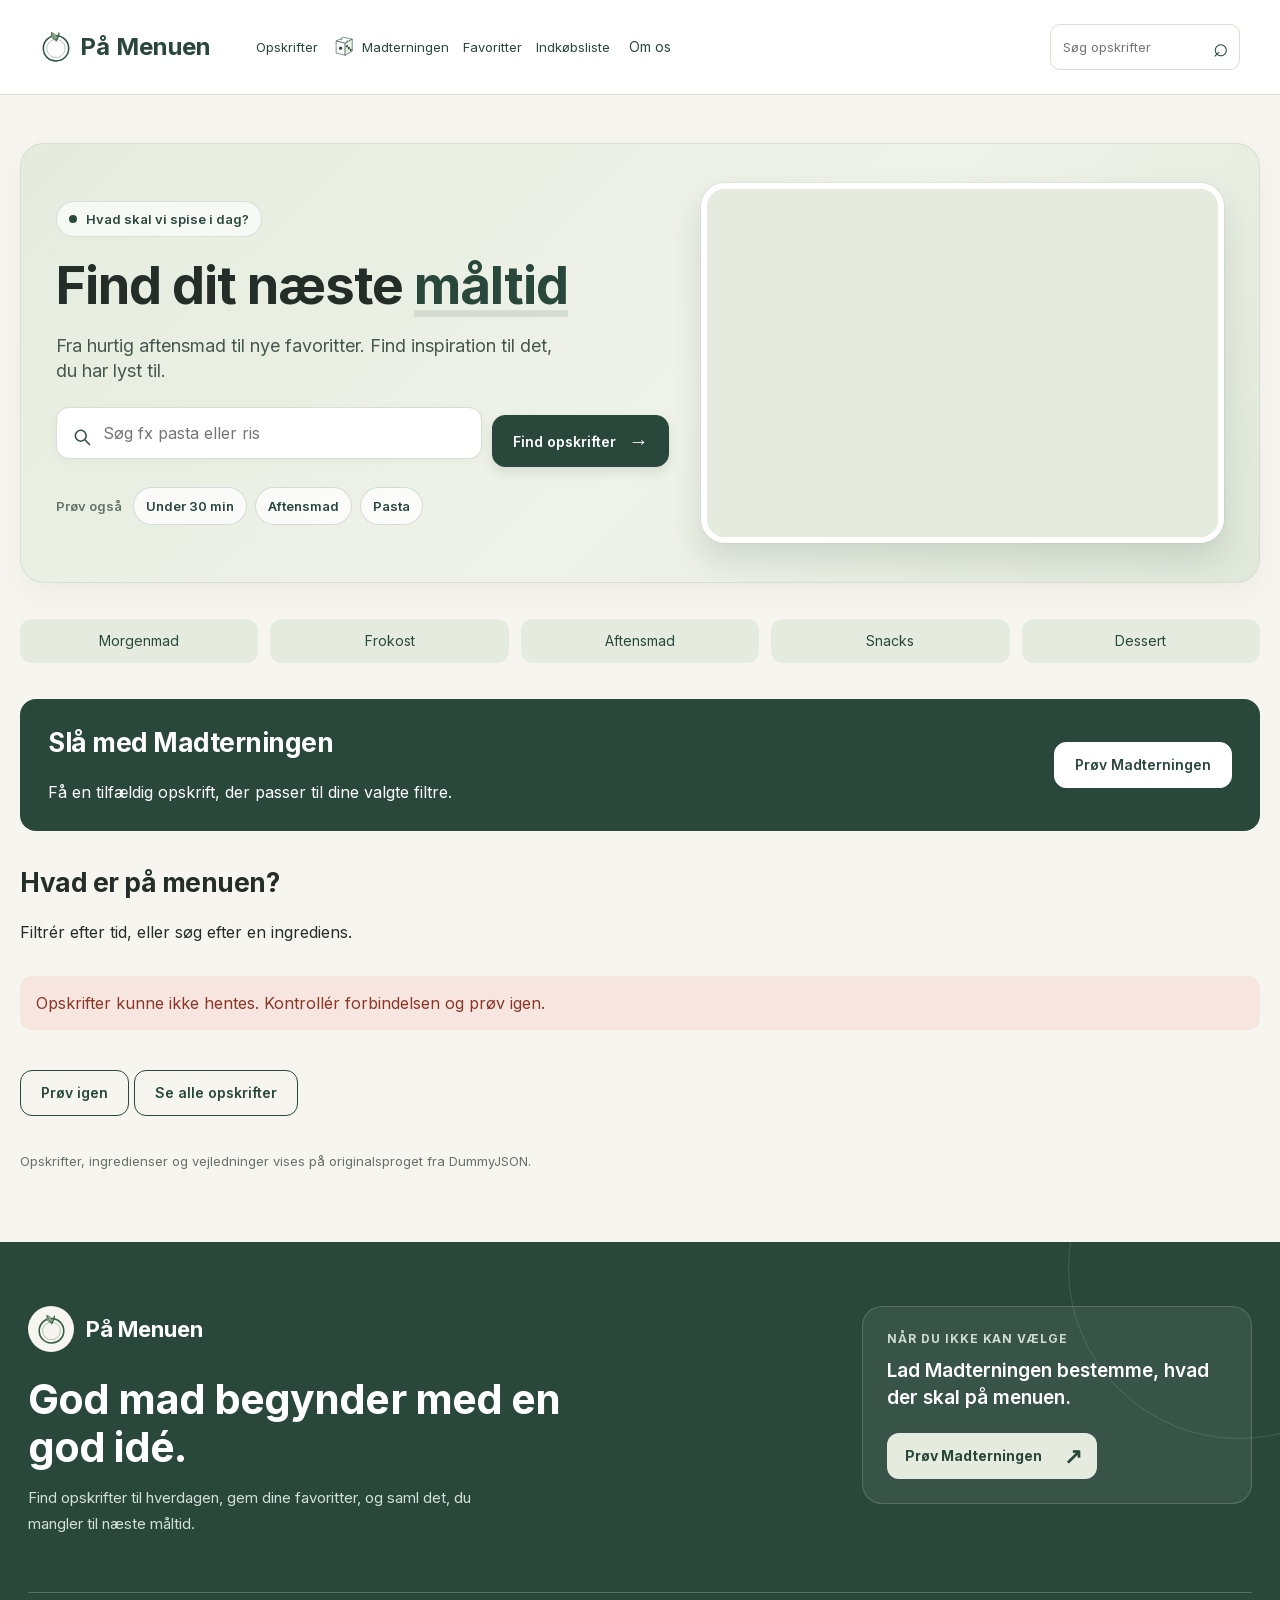
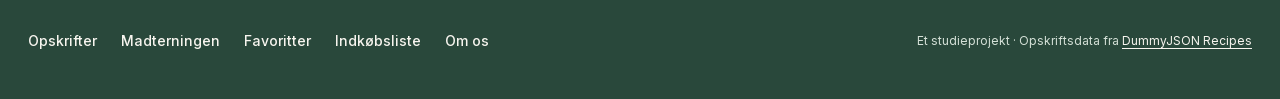
<file: index.html>
<!doctype html>
<html lang="da">
  <head>
    <meta charset="utf-8">
    <meta name="viewport" content="width=device-width, initial-scale=1">
    <meta name="description" content="Find inspiration til dit næste måltid med På Menuen. Udforsk opskrifter, gem favoritter og lav din indkøbsliste.">
    <title>Forside · På Menuen</title>
    <link rel="icon" href="assets/favicon.svg" type="image/svg+xml">
    <link rel="stylesheet" href="css/style.css">
    <script type="module" src="js/index.js"></script>
  </head>
  <body>
    <a class="skip-link" href="#main">Spring til indhold</a>
    <header class="site-header">
      <a class="logo" href="index.html" aria-label="På Menuen, forside">
        <img src="assets/logo.svg" width="32" height="32" alt="">
        <span>På Menuen</span>
      </a>
      <button class="mobile-menu-toggle" id="mobile-menu-toggle" type="button" aria-label="Åbn menu" aria-expanded="false" aria-controls="mobile-menu" hidden>
        <span class="mobile-menu-icon" aria-hidden="true">☰</span>
        <span>Menu</span>
      </button>
      <nav class="mobile-menu" id="mobile-menu" aria-label="Mobilmenu" hidden>
        <ul>
          <li><a href="index.html">Forside</a></li>
          <li><a href="productlist.html">Opskrifter</a></li>
          <li><a href="madterningen.html">Madterningen</a></li>
          <li><a href="favoritter.html">Favoritter</a></li>
          <li><a href="indkoebsliste.html">Indkøbsliste</a></li>
          <li><a href="om-os.html">Om os</a></li>
        </ul>
      </nav>
      <nav class="desktop-nav" aria-label="Hovednavigation">
        <a href="index.html" aria-current="page">
          <svg viewBox="0 0 24 24" aria-hidden="true">
            <path d="m3 10 9-7 9 7v10H3z"/>
            <path d="M9 20v-7h6v7"/>
          </svg>
          <span>Forside</span>
        </a>
        <a href="productlist.html">
          <svg viewBox="0 0 24 24" aria-hidden="true">
            <rect x="4" y="3" width="16" height="18" rx="2"/>
            <path d="M8 7h8M8 12h8M8 17h5"/>
          </svg>
          <span>Opskrifter</span>
        </a>
        <a href="madterningen.html">
          <img class="nav-dice-icon" src="assets/dice-nav.svg" alt="" width="26" height="26">
          <span>Madterningen</span>
        </a>
        <a href="favoritter.html">
          <svg viewBox="0 0 24 24" aria-hidden="true">
            <path d="M20 5c-3-3-6-1-8 1-2-2-5-4-8-1-5 5 3 11 8 15 5-4 13-10 8-15Z"/>
          </svg>
          <span>Favoritter</span>
        </a>
        <a href="indkoebsliste.html">
          <svg viewBox="0 0 24 24" aria-hidden="true">
            <path d="M4 7h16l1 14H3zM8 7V5a4 4 0 0 1 8 0v2"/>
          </svg>
          <span>Indkøbsliste</span>
        </a>
      </nav>
      <a class="about-link" href="om-os.html">Om os</a>
      <form class="header-search" action="productlist.html" method="get">
        <label class="visually-hidden" for="header-q">Søg efter opskrifter</label>
        <input id="header-q" name="q" type="search" placeholder="Søg opskrifter">
        <button aria-label="Søg" type="submit">⌕</button>
      </form>
    </header>
    <main id="main" class="page-content">
      <p id="storage-notice" class="storage-notice" role="status" hidden></p>
      <section class="hero-section" aria-labelledby="hero-title">
        <div class="hero-copy">
          <p class="eyebrow hero-eyebrow">Hvad skal vi spise i dag?</p>
          <h1 id="hero-title">Find dit næste <span class="hero-title-highlight">måltid</span></h1>
          <p class="hero-description">Fra hurtig aftensmad til nye favoritter. Find inspiration til det, du har lyst til.</p>
          <form class="hero-search" action="productlist.html" method="get">
            <label class="visually-hidden" for="hero-q">Søg efter en opskrift eller ingrediens</label>
            <div class="hero-search-field">
              <svg class="hero-search-icon" viewBox="0 0 24 24" aria-hidden="true">
                <circle cx="10.5" cy="10.5" r="6.5"/>
                <path d="m16 16 5 5"/>
              </svg>
              <input id="hero-q" type="search" name="q" placeholder="Søg fx pasta eller ris">
            </div>
            <button class="button hero-search-button" type="submit">Find opskrifter <span aria-hidden="true">→</span></button>
          </form>
          <nav class="hero-quick-links" aria-label="Hurtige opskriftsgenveje">
            <span class="hero-quick-label">Prøv også</span>
            <a href="productlist.html?time=under30">Under 30 min</a>
            <a href="productlist.html?meal=Dinner">Aftensmad</a>
            <a href="productlist.html?q=pasta">Pasta</a>
          </nav>
        </div>
        <div class="hero-image-wrap">
          <img id="hero-image" src="assets/image-placeholder.svg" alt="" width="640" height="640" fetchpriority="high">
          <div id="hero-image-overlay" class="hero-image-overlay" hidden>
            <span class="hero-image-kicker">Fra opskriftsamlingen</span>
            <a id="hero-recipe-link" href="productlist.html"></a>
          </div>
          <div id="hero-image-controls" class="hero-image-controls" role="group" aria-label="Skift opskriftsbillede" hidden>
            <button id="hero-previous" type="button" aria-label="Forrige opskrift">←</button>
            <button id="hero-pause" type="button" aria-label="Sæt automatisk billedskift på pause" aria-pressed="false">Pause</button>
            <button id="hero-next" type="button" aria-label="Næste opskrift">→</button>
          </div>
        </div>
      </section>
      <nav class="meal-links" aria-label="Find opskrifter efter måltid">
        <a href="productlist.html?meal=Breakfast">Morgenmad</a>
        <a href="productlist.html?meal=Lunch">Frokost</a>
        <a href="productlist.html?meal=Dinner">Aftensmad</a>
        <a href="productlist.html?meal=Snack">Snacks</a>
        <a href="productlist.html?meal=Dessert">Dessert</a>
      </nav>
      <section class="dice-banner">
        <div>
          <h2>Slå med Madterningen</h2>
          <p>Få en tilfældig opskrift, der passer til dine valgte filtre.</p>
        </div>
        <a class="button" href="madterningen.html">Prøv Madterningen</a>
      </section>
      <section class="intro-section">
        <h2>Hvad er på menuen?</h2>
        <p>Filtrér efter tid, eller søg efter en ingrediens.</p>
        <div id="home-recipes" class="recipe-grid"></div>
        <p id="status" class="status" role="status" aria-live="polite"></p>
        <button id="retry" class="button button-secondary" hidden>Prøv igen</button>
        <a class="button button-secondary" href="productlist.html">Se alle opskrifter</a>
      </section>
      <p class="language-notice">Opskrifter, ingredienser og vejledninger vises på originalsproget fra DummyJSON.</p>
    </main>
    <footer class="site-footer">
      <div class="footer-inner">
        <div class="footer-main">
          <div class="footer-intro">
            <a class="footer-brand" href="index.html" aria-label="På Menuen – til forsiden">
              <span class="footer-brand-mark"><img src="assets/logo.svg" alt="" width="32" height="32"></span>
              <span>På Menuen</span>
            </a>
            <h2>God mad begynder med en god idé.</h2>
            <p>Find opskrifter til hverdagen, gem dine favoritter, og saml det, du mangler til næste måltid.</p>
          </div>
          <div class="footer-feature">
            <span class="footer-eyebrow">Når du ikke kan vælge</span>
            <p>Lad Madterningen bestemme, hvad der skal på menuen.</p>
            <a class="footer-feature-link" href="madterningen.html">Prøv Madterningen <span aria-hidden="true">↗</span></a>
          </div>
        </div>
        <div class="footer-bottom">
          <nav class="footer-nav" aria-label="Genveje i sidefoden">
            <a href="productlist.html">Opskrifter</a>
            <a href="madterningen.html">Madterningen</a>
            <a href="favoritter.html">Favoritter</a>
            <a href="indkoebsliste.html">Indkøbsliste</a>
            <a href="om-os.html">Om os</a>
          </nav>
          <p class="footer-credit">Et studieprojekt · Opskriftsdata fra <a href="https://dummyjson.com/docs/recipes">DummyJSON Recipes</a></p>
        </div>
      </div>
    </footer>
    <nav class="bottom-nav" aria-label="Mobilnavigation">
      <a href="index.html" aria-current="page">
        <svg viewBox="0 0 24 24" aria-hidden="true">
          <path d="m3 10 9-7 9 7v10H3z"/>
          <path d="M9 20v-7h6v7"/>
        </svg>
        <span>Forside</span>
      </a>
      <a href="productlist.html">
        <svg viewBox="0 0 24 24" aria-hidden="true">
          <rect x="4" y="3" width="16" height="18" rx="2"/>
          <path d="M8 7h8M8 12h8M8 17h5"/>
        </svg>
        <span>Opskrifter</span>
      </a>
      <a href="madterningen.html">
        <img class="nav-dice-icon" src="assets/dice-nav.svg" alt="" width="26" height="26">
        <span>Madterningen</span>
      </a>
      <a href="favoritter.html">
        <svg viewBox="0 0 24 24" aria-hidden="true">
          <path d="M20 5c-3-3-6-1-8 1-2-2-5-4-8-1-5 5 3 11 8 15 5-4 13-10 8-15Z"/>
        </svg>
        <span>Favoritter</span>
      </a>
      <a href="indkoebsliste.html">
        <svg viewBox="0 0 24 24" aria-hidden="true">
          <path d="M4 7h16l1 14H3zM8 7V5a4 4 0 0 1 8 0v2"/>
        </svg>
        <span>Indkøbsliste</span>
      </a>
    </nav>
  </body>
</html>
</file>
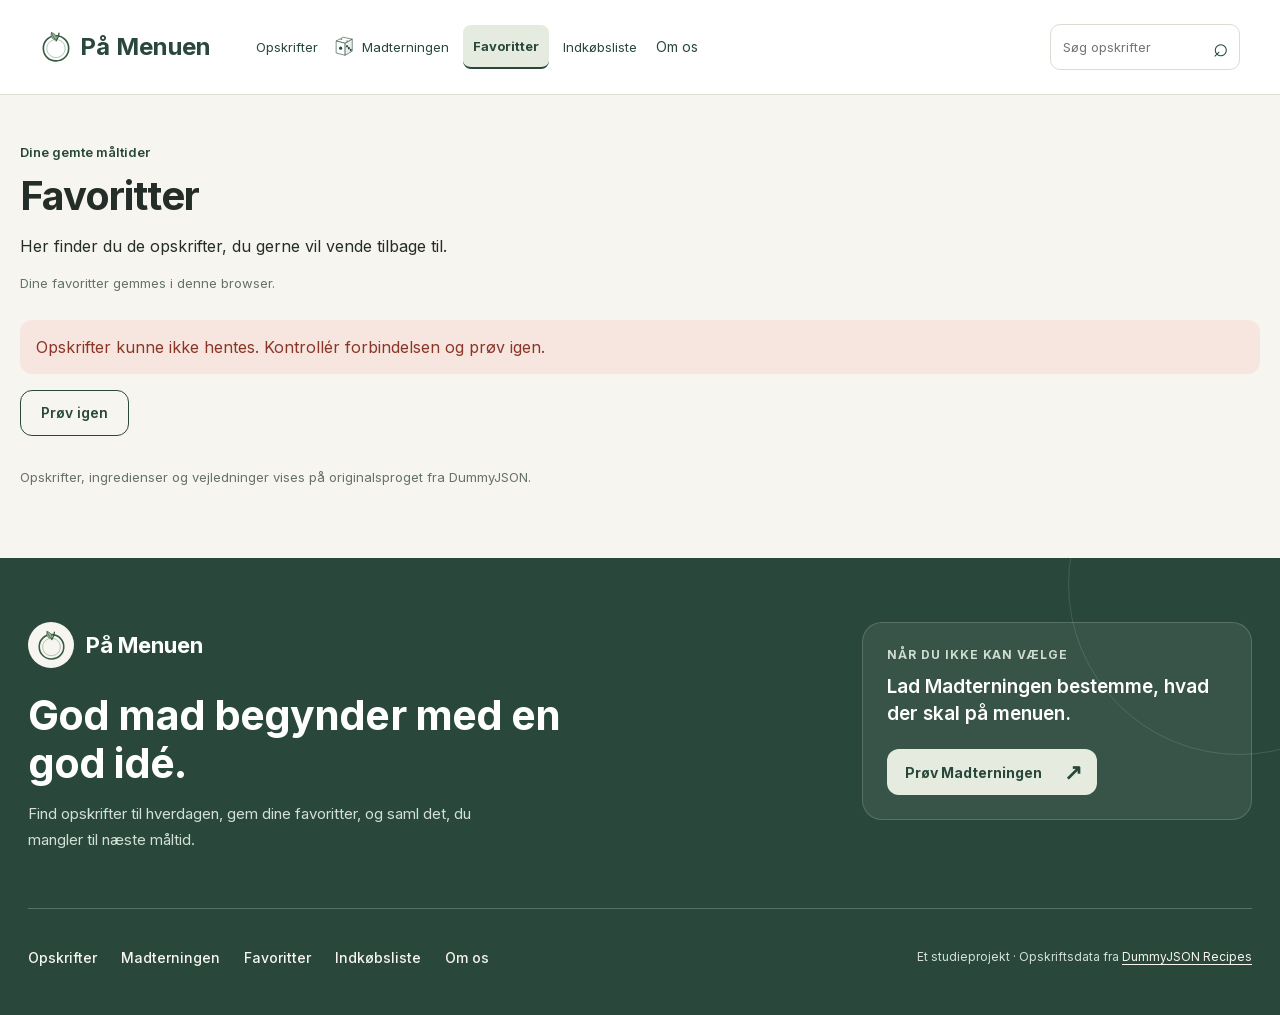
<file: favoritter.html>
<!doctype html>
<html lang="da">
  <head>
    <meta charset="utf-8">
    <meta name="viewport" content="width=device-width, initial-scale=1">
    <meta name="description" content="Find dine gemte opskrifter på På Menuen. Favoritter gemmes lokalt i din browser.">
    <title>Favoritter · På Menuen</title>
    <link rel="icon" href="assets/favicon.svg" type="image/svg+xml">
    <link rel="stylesheet" href="css/style.css">
    <script type="module" src="js/favorites-page.js"></script>
  </head>
  <body>
    <a class="skip-link" href="#main">Spring til indhold</a>
    <header class="site-header">
      <a class="logo" href="index.html" aria-label="På Menuen, forside">
        <img src="assets/logo.svg" width="32" height="32" alt="">
        <span>På Menuen</span>
      </a>
      <button class="mobile-menu-toggle" id="mobile-menu-toggle" type="button" aria-label="Åbn menu" aria-expanded="false" aria-controls="mobile-menu" hidden>
        <span class="mobile-menu-icon" aria-hidden="true">☰</span>
        <span>Menu</span>
      </button>
      <nav class="mobile-menu" id="mobile-menu" aria-label="Mobilmenu" hidden>
        <ul>
          <li><a href="index.html">Forside</a></li>
          <li><a href="productlist.html">Opskrifter</a></li>
          <li><a href="madterningen.html">Madterningen</a></li>
          <li><a href="favoritter.html">Favoritter</a></li>
          <li><a href="indkoebsliste.html">Indkøbsliste</a></li>
          <li><a href="om-os.html">Om os</a></li>
        </ul>
      </nav>
      <nav class="desktop-nav" aria-label="Hovednavigation">
        <a href="index.html">
          <svg viewBox="0 0 24 24" aria-hidden="true">
            <path d="m3 10 9-7 9 7v10H3z"/>
            <path d="M9 20v-7h6v7"/>
          </svg>
          <span>Forside</span>
        </a>
        <a href="productlist.html">
          <svg viewBox="0 0 24 24" aria-hidden="true">
            <rect x="4" y="3" width="16" height="18" rx="2"/>
            <path d="M8 7h8M8 12h8M8 17h5"/>
          </svg>
          <span>Opskrifter</span>
        </a>
        <a href="madterningen.html">
          <img class="nav-dice-icon" src="assets/dice-nav.svg" alt="" width="26" height="26">
          <span>Madterningen</span>
        </a>
        <a href="favoritter.html" aria-current="page">
          <svg viewBox="0 0 24 24" aria-hidden="true">
            <path d="M20 5c-3-3-6-1-8 1-2-2-5-4-8-1-5 5 3 11 8 15 5-4 13-10 8-15Z"/>
          </svg>
          <span>Favoritter</span>
        </a>
        <a href="indkoebsliste.html">
          <svg viewBox="0 0 24 24" aria-hidden="true">
            <path d="M4 7h16l1 14H3zM8 7V5a4 4 0 0 1 8 0v2"/>
          </svg>
          <span>Indkøbsliste</span>
        </a>
      </nav>
      <a class="about-link" href="om-os.html">Om os</a>
      <form class="header-search" action="productlist.html" method="get">
        <label class="visually-hidden" for="header-q">Søg efter opskrifter</label>
        <input id="header-q" name="q" type="search" placeholder="Søg opskrifter">
        <button aria-label="Søg" type="submit">⌕</button>
      </form>
    </header>
    <main id="main" class="page-content page-content--short page-content--async">
      <p id="storage-notice" class="storage-notice" role="status" hidden></p>
      <div class="page-heading">
        <p class="eyebrow">Dine gemte måltider</p>
        <h1>Favoritter</h1>
        <p>Her finder du de opskrifter, du gerne vil vende tilbage til.</p>
        <p class="field-help">Dine favoritter gemmes i denne browser.</p>
      </div>
      <p id="status" class="status" role="status" aria-live="polite"></p>
      <button id="retry" class="button button-secondary" hidden>Prøv igen</button>
      <div id="recipe-grid" class="recipe-grid"></div>
      <p class="language-notice">Opskrifter, ingredienser og vejledninger vises på originalsproget fra DummyJSON.</p>
    </main>
    <footer class="site-footer">
      <div class="footer-inner">
        <div class="footer-main">
          <div class="footer-intro">
            <a class="footer-brand" href="index.html" aria-label="På Menuen – til forsiden">
              <span class="footer-brand-mark"><img src="assets/logo.svg" alt="" width="32" height="32"></span>
              <span>På Menuen</span>
            </a>
            <h2>God mad begynder med en god idé.</h2>
            <p>Find opskrifter til hverdagen, gem dine favoritter, og saml det, du mangler til næste måltid.</p>
          </div>
          <div class="footer-feature">
            <span class="footer-eyebrow">Når du ikke kan vælge</span>
            <p>Lad Madterningen bestemme, hvad der skal på menuen.</p>
            <a class="footer-feature-link" href="madterningen.html">Prøv Madterningen <span aria-hidden="true">↗</span></a>
          </div>
        </div>
        <div class="footer-bottom">
          <nav class="footer-nav" aria-label="Genveje i sidefoden">
            <a href="productlist.html">Opskrifter</a>
            <a href="madterningen.html">Madterningen</a>
            <a href="favoritter.html">Favoritter</a>
            <a href="indkoebsliste.html">Indkøbsliste</a>
            <a href="om-os.html">Om os</a>
          </nav>
          <p class="footer-credit">Et studieprojekt · Opskriftsdata fra <a href="https://dummyjson.com/docs/recipes">DummyJSON Recipes</a></p>
        </div>
      </div>
    </footer>
    <nav class="bottom-nav" aria-label="Mobilnavigation">
      <a href="index.html">
        <svg viewBox="0 0 24 24" aria-hidden="true">
          <path d="m3 10 9-7 9 7v10H3z"/>
          <path d="M9 20v-7h6v7"/>
        </svg>
        <span>Forside</span>
      </a>
      <a href="productlist.html">
        <svg viewBox="0 0 24 24" aria-hidden="true">
          <rect x="4" y="3" width="16" height="18" rx="2"/>
          <path d="M8 7h8M8 12h8M8 17h5"/>
        </svg>
        <span>Opskrifter</span>
      </a>
      <a href="madterningen.html">
        <img class="nav-dice-icon" src="assets/dice-nav.svg" alt="" width="26" height="26">
        <span>Madterningen</span>
      </a>
      <a href="favoritter.html" aria-current="page">
        <svg viewBox="0 0 24 24" aria-hidden="true">
          <path d="M20 5c-3-3-6-1-8 1-2-2-5-4-8-1-5 5 3 11 8 15 5-4 13-10 8-15Z"/>
        </svg>
        <span>Favoritter</span>
      </a>
      <a href="indkoebsliste.html">
        <svg viewBox="0 0 24 24" aria-hidden="true">
          <path d="M4 7h16l1 14H3zM8 7V5a4 4 0 0 1 8 0v2"/>
        </svg>
        <span>Indkøbsliste</span>
      </a>
    </nav>
  </body>
</html>
</file>
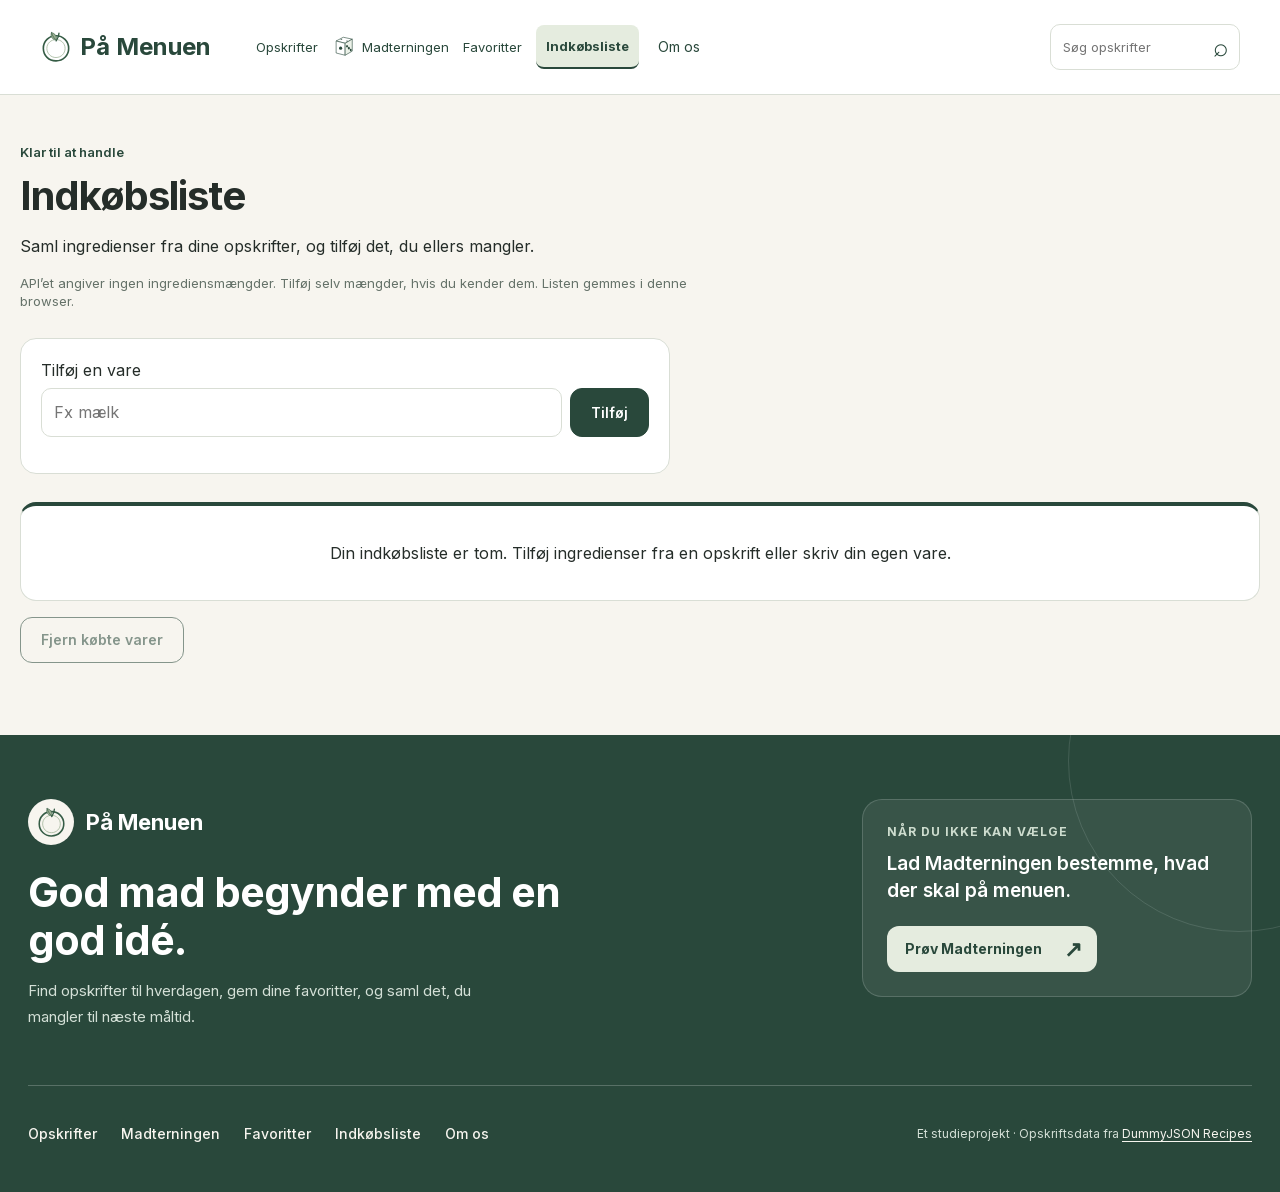
<file: indkoebsliste.html>
<!doctype html>
<html lang="da">
  <head>
    <meta charset="utf-8">
    <meta name="viewport" content="width=device-width, initial-scale=1">
    <meta name="description" content="Saml ingredienser fra opskrifter, tilføj egne varer og kryds indkøb af på din lokale indkøbsliste.">
    <title>Indkøbsliste · På Menuen</title>
    <link rel="icon" href="assets/favicon.svg" type="image/svg+xml">
    <link rel="stylesheet" href="css/style.css">
    <script type="module" src="js/shopping-page.js"></script>
  </head>
  <body>
    <a class="skip-link" href="#main">Spring til indhold</a>
    <header class="site-header">
      <a class="logo" href="index.html" aria-label="På Menuen, forside">
        <img src="assets/logo.svg" width="32" height="32" alt="">
        <span>På Menuen</span>
      </a>
      <button class="mobile-menu-toggle" id="mobile-menu-toggle" type="button" aria-label="Åbn menu" aria-expanded="false" aria-controls="mobile-menu" hidden>
        <span class="mobile-menu-icon" aria-hidden="true">☰</span>
        <span>Menu</span>
      </button>
      <nav class="mobile-menu" id="mobile-menu" aria-label="Mobilmenu" hidden>
        <ul>
          <li><a href="index.html">Forside</a></li>
          <li><a href="productlist.html">Opskrifter</a></li>
          <li><a href="madterningen.html">Madterningen</a></li>
          <li><a href="favoritter.html">Favoritter</a></li>
          <li><a href="indkoebsliste.html">Indkøbsliste</a></li>
          <li><a href="om-os.html">Om os</a></li>
        </ul>
      </nav>
      <nav class="desktop-nav" aria-label="Hovednavigation">
        <a href="index.html">
          <svg viewBox="0 0 24 24" aria-hidden="true">
            <path d="m3 10 9-7 9 7v10H3z"/>
            <path d="M9 20v-7h6v7"/>
          </svg>
          <span>Forside</span>
        </a>
        <a href="productlist.html">
          <svg viewBox="0 0 24 24" aria-hidden="true">
            <rect x="4" y="3" width="16" height="18" rx="2"/>
            <path d="M8 7h8M8 12h8M8 17h5"/>
          </svg>
          <span>Opskrifter</span>
        </a>
        <a href="madterningen.html">
          <img class="nav-dice-icon" src="assets/dice-nav.svg" alt="" width="26" height="26">
          <span>Madterningen</span>
        </a>
        <a href="favoritter.html">
          <svg viewBox="0 0 24 24" aria-hidden="true">
            <path d="M20 5c-3-3-6-1-8 1-2-2-5-4-8-1-5 5 3 11 8 15 5-4 13-10 8-15Z"/>
          </svg>
          <span>Favoritter</span>
        </a>
        <a href="indkoebsliste.html" aria-current="page">
          <svg viewBox="0 0 24 24" aria-hidden="true">
            <path d="M4 7h16l1 14H3zM8 7V5a4 4 0 0 1 8 0v2"/>
          </svg>
          <span>Indkøbsliste</span>
        </a>
      </nav>
      <a class="about-link" href="om-os.html">Om os</a>
      <form class="header-search" action="productlist.html" method="get">
        <label class="visually-hidden" for="header-q">Søg efter opskrifter</label>
        <input id="header-q" name="q" type="search" placeholder="Søg opskrifter">
        <button aria-label="Søg" type="submit">⌕</button>
      </form>
    </header>
    <main id="main" class="page-content page-content--short">
      <p id="storage-notice" class="storage-notice" role="status" hidden></p>
      <div class="page-heading">
        <p class="eyebrow">Klar til at handle</p>
        <h1>Indkøbsliste</h1>
        <p>Saml ingredienser fra dine opskrifter, og tilføj det, du ellers mangler.</p>
        <p class="field-help">API’et angiver ingen ingrediensmængder. Tilføj selv mængder, hvis du kender dem. Listen gemmes i denne browser.</p>
      </div>
      <form id="manual-form" class="manual-form">
        <label for="manual-item">Tilføj en vare</label>
        <div class="input-row">
          <input id="manual-item" name="item" required maxlength="120" placeholder="Fx mælk">
          <button class="button" type="submit">Tilføj</button>
        </div>
        <p id="manual-error" role="alert"></p>
      </form>
      <p id="status" class="status" role="status" aria-live="polite"></p>
      <button id="retry" class="button button-secondary" hidden>Prøv igen</button>
      <div id="shopping-groups"></div>
      <button id="clear-purchased" class="button button-secondary" type="button">Fjern købte varer</button>
    </main>
    <footer class="site-footer">
      <div class="footer-inner">
        <div class="footer-main">
          <div class="footer-intro">
            <a class="footer-brand" href="index.html" aria-label="På Menuen – til forsiden">
              <span class="footer-brand-mark"><img src="assets/logo.svg" alt="" width="32" height="32"></span>
              <span>På Menuen</span>
            </a>
            <h2>God mad begynder med en god idé.</h2>
            <p>Find opskrifter til hverdagen, gem dine favoritter, og saml det, du mangler til næste måltid.</p>
          </div>
          <div class="footer-feature">
            <span class="footer-eyebrow">Når du ikke kan vælge</span>
            <p>Lad Madterningen bestemme, hvad der skal på menuen.</p>
            <a class="footer-feature-link" href="madterningen.html">Prøv Madterningen <span aria-hidden="true">↗</span></a>
          </div>
        </div>
        <div class="footer-bottom">
          <nav class="footer-nav" aria-label="Genveje i sidefoden">
            <a href="productlist.html">Opskrifter</a>
            <a href="madterningen.html">Madterningen</a>
            <a href="favoritter.html">Favoritter</a>
            <a href="indkoebsliste.html">Indkøbsliste</a>
            <a href="om-os.html">Om os</a>
          </nav>
          <p class="footer-credit">Et studieprojekt · Opskriftsdata fra <a href="https://dummyjson.com/docs/recipes">DummyJSON Recipes</a></p>
        </div>
      </div>
    </footer>
    <nav class="bottom-nav" aria-label="Mobilnavigation">
      <a href="index.html">
        <svg viewBox="0 0 24 24" aria-hidden="true">
          <path d="m3 10 9-7 9 7v10H3z"/>
          <path d="M9 20v-7h6v7"/>
        </svg>
        <span>Forside</span>
      </a>
      <a href="productlist.html">
        <svg viewBox="0 0 24 24" aria-hidden="true">
          <rect x="4" y="3" width="16" height="18" rx="2"/>
          <path d="M8 7h8M8 12h8M8 17h5"/>
        </svg>
        <span>Opskrifter</span>
      </a>
      <a href="madterningen.html">
        <img class="nav-dice-icon" src="assets/dice-nav.svg" alt="" width="26" height="26">
        <span>Madterningen</span>
      </a>
      <a href="favoritter.html">
        <svg viewBox="0 0 24 24" aria-hidden="true">
          <path d="M20 5c-3-3-6-1-8 1-2-2-5-4-8-1-5 5 3 11 8 15 5-4 13-10 8-15Z"/>
        </svg>
        <span>Favoritter</span>
      </a>
      <a href="indkoebsliste.html" aria-current="page">
        <svg viewBox="0 0 24 24" aria-hidden="true">
          <path d="M4 7h16l1 14H3zM8 7V5a4 4 0 0 1 8 0v2"/>
        </svg>
        <span>Indkøbsliste</span>
      </a>
    </nav>
  </body>
</html>
</file>
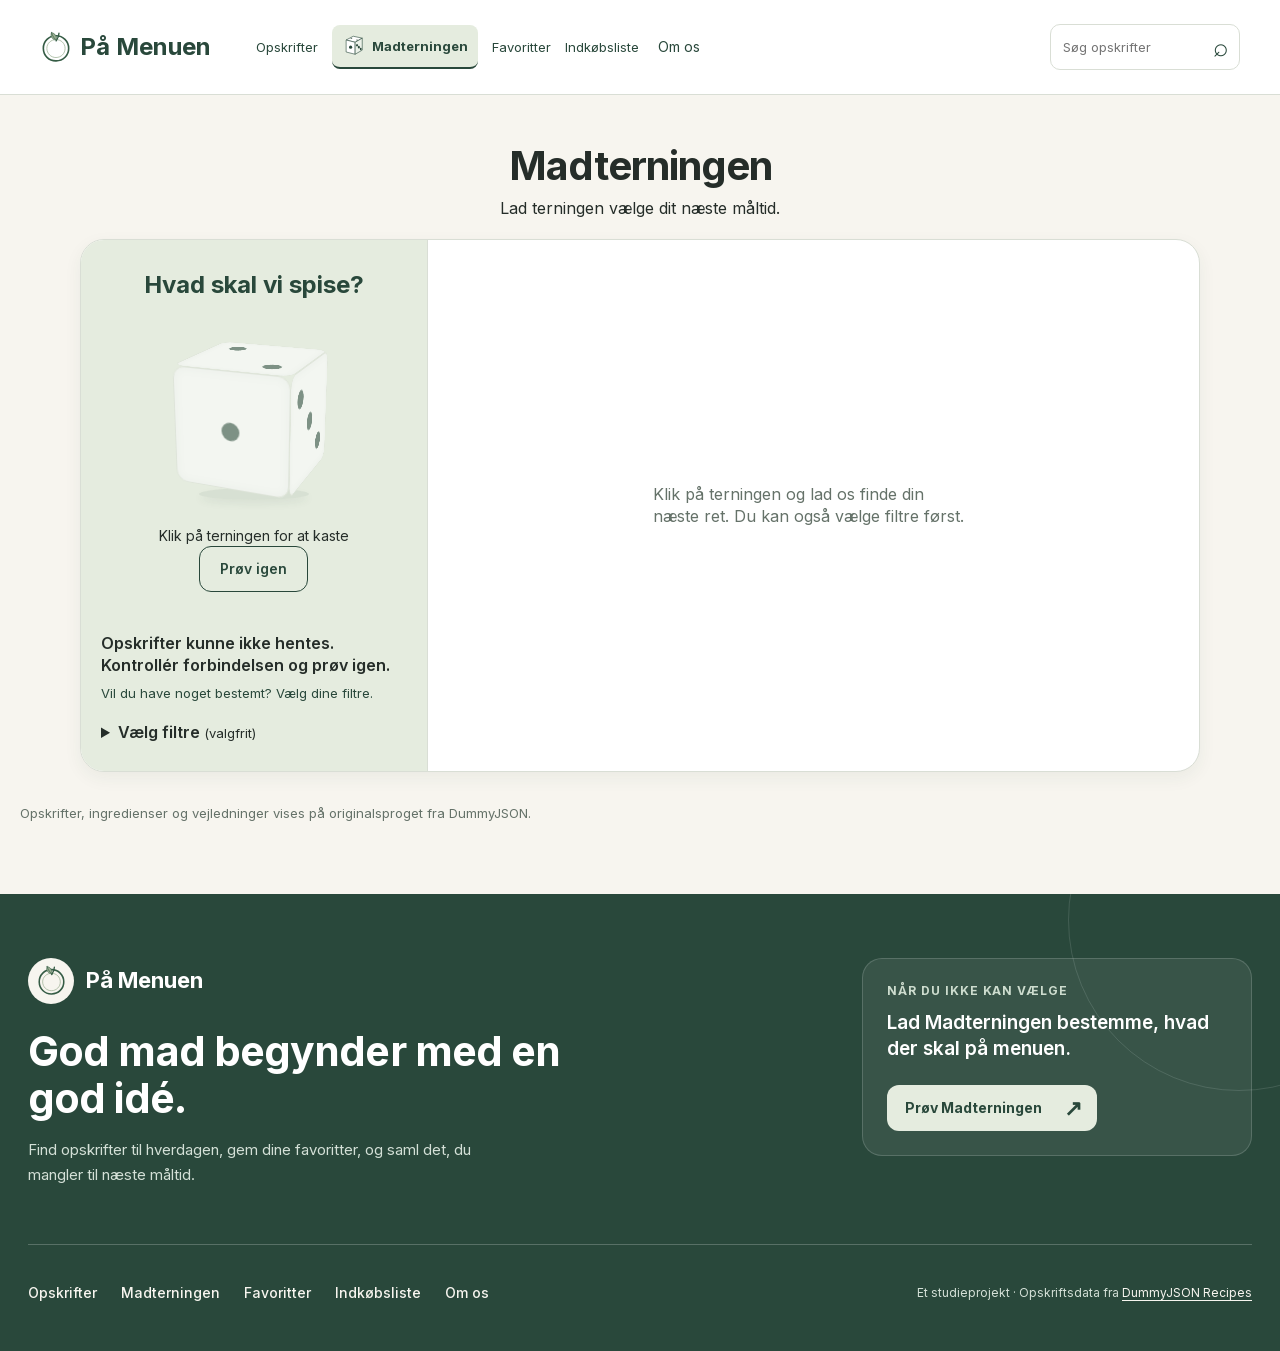
<file: madterningen.html>
<!doctype html>
<html lang="da">
  <head>
    <meta charset="utf-8">
    <meta name="viewport" content="width=device-width, initial-scale=1">
    <meta name="description" content="Lad Madterningen vælge en opskrift blandt dem, der passer til dine aktive filtre.">
    <title>Madterningen · På Menuen</title>
    <link rel="icon" href="assets/favicon.svg" type="image/svg+xml">
    <link rel="stylesheet" href="css/style.css">
    <script type="module" src="js/dice-page.js"></script>
  </head>
  <body>
    <a class="skip-link" href="#main">Spring til indhold</a>
    <header class="site-header">
      <a class="logo" href="index.html" aria-label="På Menuen, forside">
        <img src="assets/logo.svg" width="32" height="32" alt="">
        <span>På Menuen</span>
      </a>
      <button class="mobile-menu-toggle" id="mobile-menu-toggle" type="button" aria-label="Åbn menu" aria-expanded="false" aria-controls="mobile-menu" hidden>
        <span class="mobile-menu-icon" aria-hidden="true">☰</span>
        <span>Menu</span>
      </button>
      <nav class="mobile-menu" id="mobile-menu" aria-label="Mobilmenu" hidden>
        <ul>
          <li><a href="index.html">Forside</a></li>
          <li><a href="productlist.html">Opskrifter</a></li>
          <li><a href="madterningen.html">Madterningen</a></li>
          <li><a href="favoritter.html">Favoritter</a></li>
          <li><a href="indkoebsliste.html">Indkøbsliste</a></li>
          <li><a href="om-os.html">Om os</a></li>
        </ul>
      </nav>
      <nav class="desktop-nav" aria-label="Hovednavigation">
        <a href="index.html">
          <svg viewBox="0 0 24 24" aria-hidden="true">
            <path d="m3 10 9-7 9 7v10H3z"/>
            <path d="M9 20v-7h6v7"/>
          </svg>
          <span>Forside</span>
        </a>
        <a href="productlist.html">
          <svg viewBox="0 0 24 24" aria-hidden="true">
            <rect x="4" y="3" width="16" height="18" rx="2"/>
            <path d="M8 7h8M8 12h8M8 17h5"/>
          </svg>
          <span>Opskrifter</span>
        </a>
        <a href="madterningen.html" aria-current="page">
          <img class="nav-dice-icon" src="assets/dice-nav.svg" alt="" width="26" height="26">
          <span>Madterningen</span>
        </a>
        <a href="favoritter.html">
          <svg viewBox="0 0 24 24" aria-hidden="true">
            <path d="M20 5c-3-3-6-1-8 1-2-2-5-4-8-1-5 5 3 11 8 15 5-4 13-10 8-15Z"/>
          </svg>
          <span>Favoritter</span>
        </a>
        <a href="indkoebsliste.html">
          <svg viewBox="0 0 24 24" aria-hidden="true">
            <path d="M4 7h16l1 14H3zM8 7V5a4 4 0 0 1 8 0v2"/>
          </svg>
          <span>Indkøbsliste</span>
        </a>
      </nav>
      <a class="about-link" href="om-os.html">Om os</a>
      <form class="header-search" action="productlist.html" method="get">
        <label class="visually-hidden" for="header-q">Søg efter opskrifter</label>
        <input id="header-q" name="q" type="search" placeholder="Søg opskrifter">
        <button aria-label="Søg" type="submit">⌕</button>
      </form>
    </header>
    <main id="main" class="page-content page-content--short page-content--async">
      <p id="storage-notice" class="storage-notice" role="status" hidden></p>
      <div class="page-heading centered dice-heading">
        <h1>Madterningen</h1>
        <p>Lad terningen vælge dit næste måltid.</p>
      </div>
      <form id="dice-filters" class="dice-filters" aria-label="Vælg opskriftsfiltre">
        <section id="dice-panel" class="dice-panel" aria-label="Kast med Madterningen">
          <div class="dice-controls">
            <p class="dice-caption">Hvad skal vi spise?</p>
            <button id="dice-roll" class="dice-roll" type="submit" aria-label="Kast med Madterningen" aria-describedby="dice-instruction" disabled>
              <span class="dice-scene" aria-hidden="true">
                <span class="dice-cube">
                  <span class="dice-face dice-face--1"><span class="pip pip--5"></span></span>
                  <span class="dice-face dice-face--2"><span class="pip pip--1"></span><span class="pip pip--9"></span></span>
                  <span class="dice-face dice-face--3"><span class="pip pip--1"></span><span class="pip pip--5"></span><span class="pip pip--9"></span></span>
                  <span class="dice-face dice-face--4"><span class="pip pip--1"></span><span class="pip pip--3"></span><span class="pip pip--7"></span><span class="pip pip--9"></span></span>
                  <span class="dice-face dice-face--5"><span class="pip pip--1"></span><span class="pip pip--3"></span><span class="pip pip--5"></span><span class="pip pip--7"></span><span class="pip pip--9"></span></span>
                  <span class="dice-face dice-face--6"><span class="pip pip--1"></span><span class="pip pip--3"></span><span class="pip pip--4"></span><span class="pip pip--6"></span><span class="pip pip--7"></span><span class="pip pip--9"></span></span>
                </span>
              </span>
            </button>
            <p id="dice-instruction">Klik på terningen for at kaste</p>
            <p id="status" class="status visually-hidden" role="status" aria-live="polite"></p>
            <button id="retry" class="button button-secondary" type="button" hidden>Prøv igen</button>
          </div>
          <div class="dice-filter-panel">
            <fieldset id="dice-preferences" disabled>
              <legend class="visually-hidden">Dine madpræferencer</legend>
              <div class="dice-filter-summary">
                <p id="match-count">Henter opskrifter…</p>
                <button id="dice-reset" class="button button-secondary" type="button" hidden>Nulstil filtre</button>
              </div>
              <p class="dice-filter-help">Vil du have noget bestemt? Vælg dine filtre.</p>
              <details id="dice-filter-options" class="dice-filter-options">
                <summary>Vælg filtre <span>(valgfrit)</span></summary>
                <div class="dice-primary-filters">
                  <div>
                    <label for="dice-meals">Måltid</label>
                    <select id="dice-meals" name="meal">
                      <option value="">Alle</option>
                    </select>
                  </div>
                  <div>
                    <label for="dice-times">Samlet tid</label>
                    <select id="dice-times" name="time">
                      <option value="">Alle tider</option>
                    </select>
                  </div>
                  <div>
                    <label for="dice-difficulties">Sværhedsgrad</label>
                    <select id="dice-difficulties" name="difficulty">
                      <option value="">Alle niveauer</option>
                    </select>
                  </div>
                </div>
                <p id="dice-imported-note" class="dice-filter-help" hidden>Flere valg fra opskriftssiden er bevaret. Vælg én mulighed her, eller fjern enkelte filtre nedenfor.</p>
                <details id="dice-more-filters" class="dice-more-filters">
                  <summary>Flere filtre</summary>
                  <div class="dice-advanced-fields">
                    <fieldset>
                      <legend>Køkken</legend>
                      <div id="dice-cuisines" class="dice-choices"></div>
                    </fieldset>
                    <div>
                      <label for="dice-rating">Minimum bedømmelse</label>
                      <select id="dice-rating" name="rating">
                        <option value="">Alle bedømmelser</option>
                        <option value="4">4+ stjerner</option>
                        <option value="4.5">4,5+ stjerner</option>
                        <option value="4.8">4,8+ stjerner</option>
                      </select>
                    </div>
                    <div>
                      <label for="dice-ingredients">Ingredienser hjemme</label>
                      <input id="dice-ingredients" name="ingredients" type="text" placeholder="Fx kylling, ris">
                      <p class="dice-filter-help">Adskil med komma. Opskriften skal indeholde alle valgte ingredienser.</p>
                    </div>
                    <div>
                      <label for="dice-search">Søg i opskrifter</label>
                      <input id="dice-search" name="q" type="search" maxlength="120" placeholder="Navn eller ingrediens">
                    </div>
                  </div>
                </details>
              </details>
              <div id="active-filters" class="active-filters"></div>
            </fieldset>
          </div>
          <div id="dice-result" class="dice-result">
            <div class="dice-result-placeholder">
              <p>Klik på terningen og lad os finde din næste ret. Du kan også vælge filtre først.</p>
            </div>
          </div>
        </section>
      </form>
      <p class="language-notice">Opskrifter, ingredienser og vejledninger vises på originalsproget fra DummyJSON.</p>
    </main>
    <footer class="site-footer">
      <div class="footer-inner">
        <div class="footer-main">
          <div class="footer-intro">
            <a class="footer-brand" href="index.html" aria-label="På Menuen – til forsiden">
              <span class="footer-brand-mark"><img src="assets/logo.svg" alt="" width="32" height="32"></span>
              <span>På Menuen</span>
            </a>
            <h2>God mad begynder med en god idé.</h2>
            <p>Find opskrifter til hverdagen, gem dine favoritter, og saml det, du mangler til næste måltid.</p>
          </div>
          <div class="footer-feature">
            <span class="footer-eyebrow">Når du ikke kan vælge</span>
            <p>Lad Madterningen bestemme, hvad der skal på menuen.</p>
            <a class="footer-feature-link" href="madterningen.html">Prøv Madterningen <span aria-hidden="true">↗</span></a>
          </div>
        </div>
        <div class="footer-bottom">
          <nav class="footer-nav" aria-label="Genveje i sidefoden">
            <a href="productlist.html">Opskrifter</a>
            <a href="madterningen.html">Madterningen</a>
            <a href="favoritter.html">Favoritter</a>
            <a href="indkoebsliste.html">Indkøbsliste</a>
            <a href="om-os.html">Om os</a>
          </nav>
          <p class="footer-credit">Et studieprojekt · Opskriftsdata fra <a href="https://dummyjson.com/docs/recipes">DummyJSON Recipes</a></p>
        </div>
      </div>
    </footer>
    <nav class="bottom-nav" aria-label="Mobilnavigation">
      <a href="index.html">
        <svg viewBox="0 0 24 24" aria-hidden="true">
          <path d="m3 10 9-7 9 7v10H3z"/>
          <path d="M9 20v-7h6v7"/>
        </svg>
        <span>Forside</span>
      </a>
      <a href="productlist.html">
        <svg viewBox="0 0 24 24" aria-hidden="true">
          <rect x="4" y="3" width="16" height="18" rx="2"/>
          <path d="M8 7h8M8 12h8M8 17h5"/>
        </svg>
        <span>Opskrifter</span>
      </a>
      <a href="madterningen.html" aria-current="page">
        <img class="nav-dice-icon" src="assets/dice-nav.svg" alt="" width="26" height="26">
        <span>Madterningen</span>
      </a>
      <a href="favoritter.html">
        <svg viewBox="0 0 24 24" aria-hidden="true">
          <path d="M20 5c-3-3-6-1-8 1-2-2-5-4-8-1-5 5 3 11 8 15 5-4 13-10 8-15Z"/>
        </svg>
        <span>Favoritter</span>
      </a>
      <a href="indkoebsliste.html">
        <svg viewBox="0 0 24 24" aria-hidden="true">
          <path d="M4 7h16l1 14H3zM8 7V5a4 4 0 0 1 8 0v2"/>
        </svg>
        <span>Indkøbsliste</span>
      </a>
    </nav>
  </body>
</html>
</file>
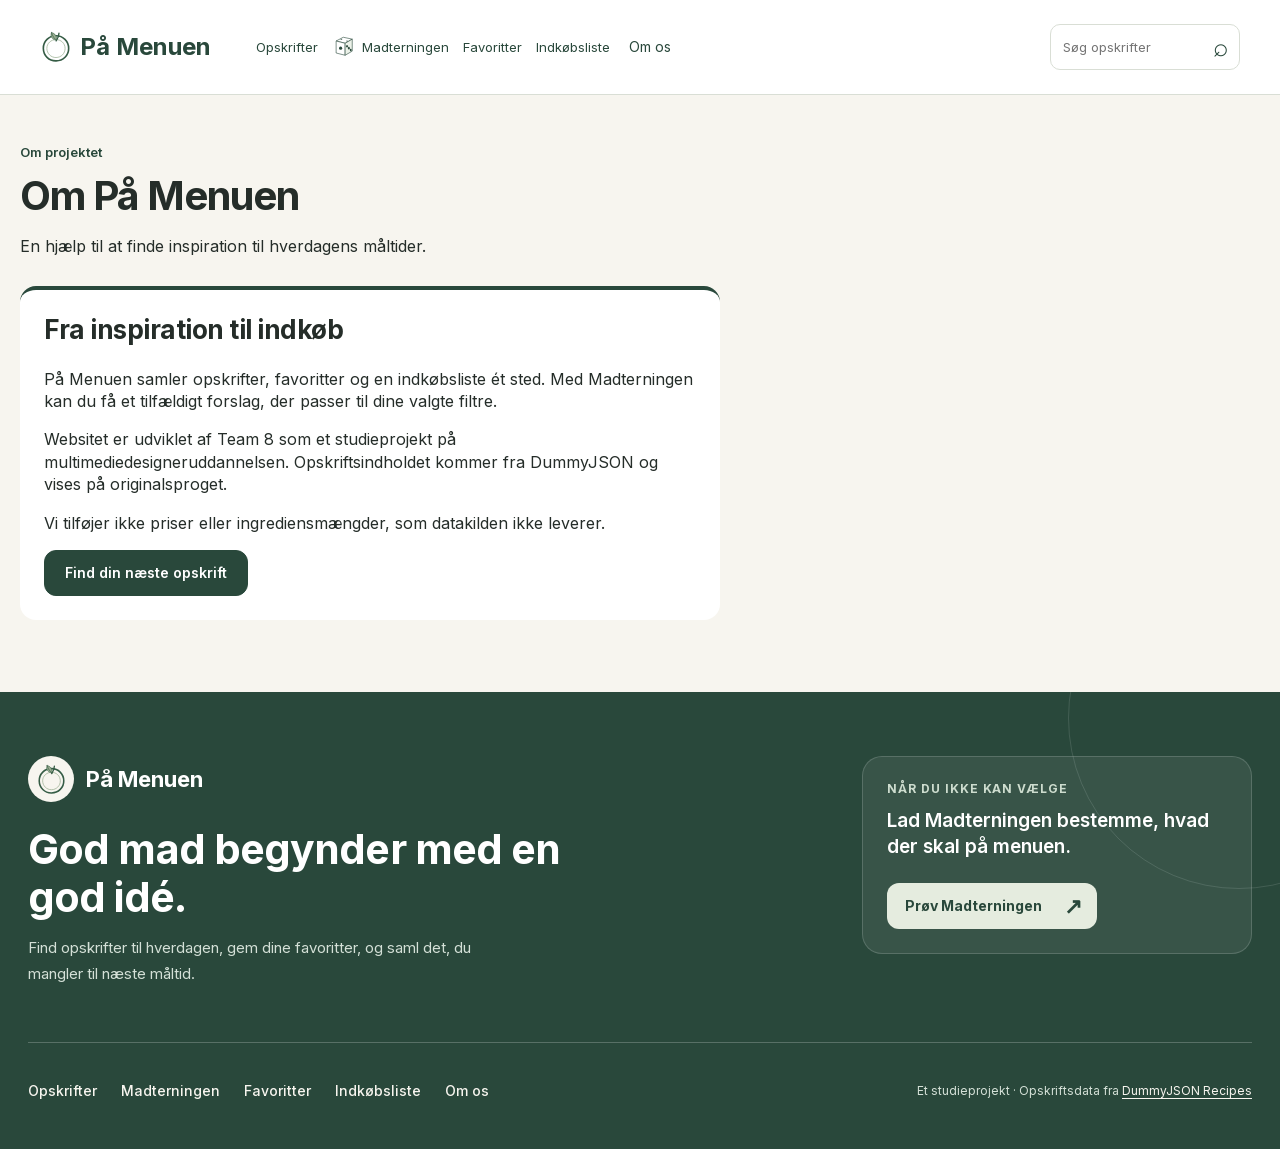
<file: om-os.html>
<!doctype html>
<html lang="da">
  <head>
    <meta charset="utf-8">
    <meta name="viewport" content="width=device-width, initial-scale=1">
    <meta name="description" content="Læs om Team 8 og På Menuen, et studieprojekt med opskriftsinspiration fra DummyJSON.">
    <title>Om os · På Menuen</title>
    <link rel="icon" href="assets/favicon.svg" type="image/svg+xml">
    <link rel="stylesheet" href="css/style.css">
    <script type="module" src="js/about.js"></script>
  </head>
  <body>
    <a class="skip-link" href="#main">Spring til indhold</a>
    <header class="site-header">
      <a class="logo" href="index.html" aria-label="På Menuen, forside">
        <img src="assets/logo.svg" width="32" height="32" alt="">
        <span>På Menuen</span>
      </a>
      <button class="mobile-menu-toggle" id="mobile-menu-toggle" type="button" aria-label="Åbn menu" aria-expanded="false" aria-controls="mobile-menu" hidden>
        <span class="mobile-menu-icon" aria-hidden="true">☰</span>
        <span>Menu</span>
      </button>
      <nav class="mobile-menu" id="mobile-menu" aria-label="Mobilmenu" hidden>
        <ul>
          <li><a href="index.html">Forside</a></li>
          <li><a href="productlist.html">Opskrifter</a></li>
          <li><a href="madterningen.html">Madterningen</a></li>
          <li><a href="favoritter.html">Favoritter</a></li>
          <li><a href="indkoebsliste.html">Indkøbsliste</a></li>
          <li><a href="om-os.html">Om os</a></li>
        </ul>
      </nav>
      <nav class="desktop-nav" aria-label="Hovednavigation">
        <a href="index.html">
          <svg viewBox="0 0 24 24" aria-hidden="true">
            <path d="m3 10 9-7 9 7v10H3z"/>
            <path d="M9 20v-7h6v7"/>
          </svg>
          <span>Forside</span>
        </a>
        <a href="productlist.html">
          <svg viewBox="0 0 24 24" aria-hidden="true">
            <rect x="4" y="3" width="16" height="18" rx="2"/>
            <path d="M8 7h8M8 12h8M8 17h5"/>
          </svg>
          <span>Opskrifter</span>
        </a>
        <a href="madterningen.html">
          <img class="nav-dice-icon" src="assets/dice-nav.svg" alt="" width="26" height="26">
          <span>Madterningen</span>
        </a>
        <a href="favoritter.html">
          <svg viewBox="0 0 24 24" aria-hidden="true">
            <path d="M20 5c-3-3-6-1-8 1-2-2-5-4-8-1-5 5 3 11 8 15 5-4 13-10 8-15Z"/>
          </svg>
          <span>Favoritter</span>
        </a>
        <a href="indkoebsliste.html">
          <svg viewBox="0 0 24 24" aria-hidden="true">
            <path d="M4 7h16l1 14H3zM8 7V5a4 4 0 0 1 8 0v2"/>
          </svg>
          <span>Indkøbsliste</span>
        </a>
      </nav>
      <a class="about-link" href="om-os.html">Om os</a>
      <form class="header-search" action="productlist.html" method="get">
        <label class="visually-hidden" for="header-q">Søg efter opskrifter</label>
        <input id="header-q" name="q" type="search" placeholder="Søg opskrifter">
        <button aria-label="Søg" type="submit">⌕</button>
      </form>
    </header>
    <main id="main" class="page-content page-content--short">
      <p id="storage-notice" class="storage-notice" role="status" hidden></p>
      <div class="page-heading">
        <p class="eyebrow">Om projektet</p>
        <h1>Om På Menuen</h1>
        <p>En hjælp til at finde inspiration til hverdagens måltider.</p>
      </div>
      <section class="about-layout">
        <div>
          <h2>Fra inspiration til indkøb</h2>
          <p>På Menuen samler opskrifter, favoritter og en indkøbsliste ét sted. Med Madterningen kan du få et tilfældigt forslag, der passer til dine valgte filtre.</p>
          <p>Websitet er udviklet af Team 8 som et studieprojekt på multimediedesigneruddannelsen. Opskriftsindholdet kommer fra DummyJSON og vises på originalsproget.</p>
          <p>Vi tilføjer ikke priser eller ingrediensmængder, som datakilden ikke leverer.</p>
          <a class="button" href="productlist.html">Find din næste opskrift</a>
        </div>
      </section>
    </main>
    <footer class="site-footer">
      <div class="footer-inner">
        <div class="footer-main">
          <div class="footer-intro">
            <a class="footer-brand" href="index.html" aria-label="På Menuen – til forsiden">
              <span class="footer-brand-mark"><img src="assets/logo.svg" alt="" width="32" height="32"></span>
              <span>På Menuen</span>
            </a>
            <h2>God mad begynder med en god idé.</h2>
            <p>Find opskrifter til hverdagen, gem dine favoritter, og saml det, du mangler til næste måltid.</p>
          </div>
          <div class="footer-feature">
            <span class="footer-eyebrow">Når du ikke kan vælge</span>
            <p>Lad Madterningen bestemme, hvad der skal på menuen.</p>
            <a class="footer-feature-link" href="madterningen.html">Prøv Madterningen <span aria-hidden="true">↗</span></a>
          </div>
        </div>
        <div class="footer-bottom">
          <nav class="footer-nav" aria-label="Genveje i sidefoden">
            <a href="productlist.html">Opskrifter</a>
            <a href="madterningen.html">Madterningen</a>
            <a href="favoritter.html">Favoritter</a>
            <a href="indkoebsliste.html">Indkøbsliste</a>
            <a href="om-os.html">Om os</a>
          </nav>
          <p class="footer-credit">Et studieprojekt · Opskriftsdata fra <a href="https://dummyjson.com/docs/recipes">DummyJSON Recipes</a></p>
        </div>
      </div>
    </footer>
    <nav class="bottom-nav" aria-label="Mobilnavigation">
      <a href="index.html">
        <svg viewBox="0 0 24 24" aria-hidden="true">
          <path d="m3 10 9-7 9 7v10H3z"/>
          <path d="M9 20v-7h6v7"/>
        </svg>
        <span>Forside</span>
      </a>
      <a href="productlist.html">
        <svg viewBox="0 0 24 24" aria-hidden="true">
          <rect x="4" y="3" width="16" height="18" rx="2"/>
          <path d="M8 7h8M8 12h8M8 17h5"/>
        </svg>
        <span>Opskrifter</span>
      </a>
      <a href="madterningen.html">
        <img class="nav-dice-icon" src="assets/dice-nav.svg" alt="" width="26" height="26">
        <span>Madterningen</span>
      </a>
      <a href="favoritter.html">
        <svg viewBox="0 0 24 24" aria-hidden="true">
          <path d="M20 5c-3-3-6-1-8 1-2-2-5-4-8-1-5 5 3 11 8 15 5-4 13-10 8-15Z"/>
        </svg>
        <span>Favoritter</span>
      </a>
      <a href="indkoebsliste.html">
        <svg viewBox="0 0 24 24" aria-hidden="true">
          <path d="M4 7h16l1 14H3zM8 7V5a4 4 0 0 1 8 0v2"/>
        </svg>
        <span>Indkøbsliste</span>
      </a>
    </nav>
  </body>
</html>
</file>
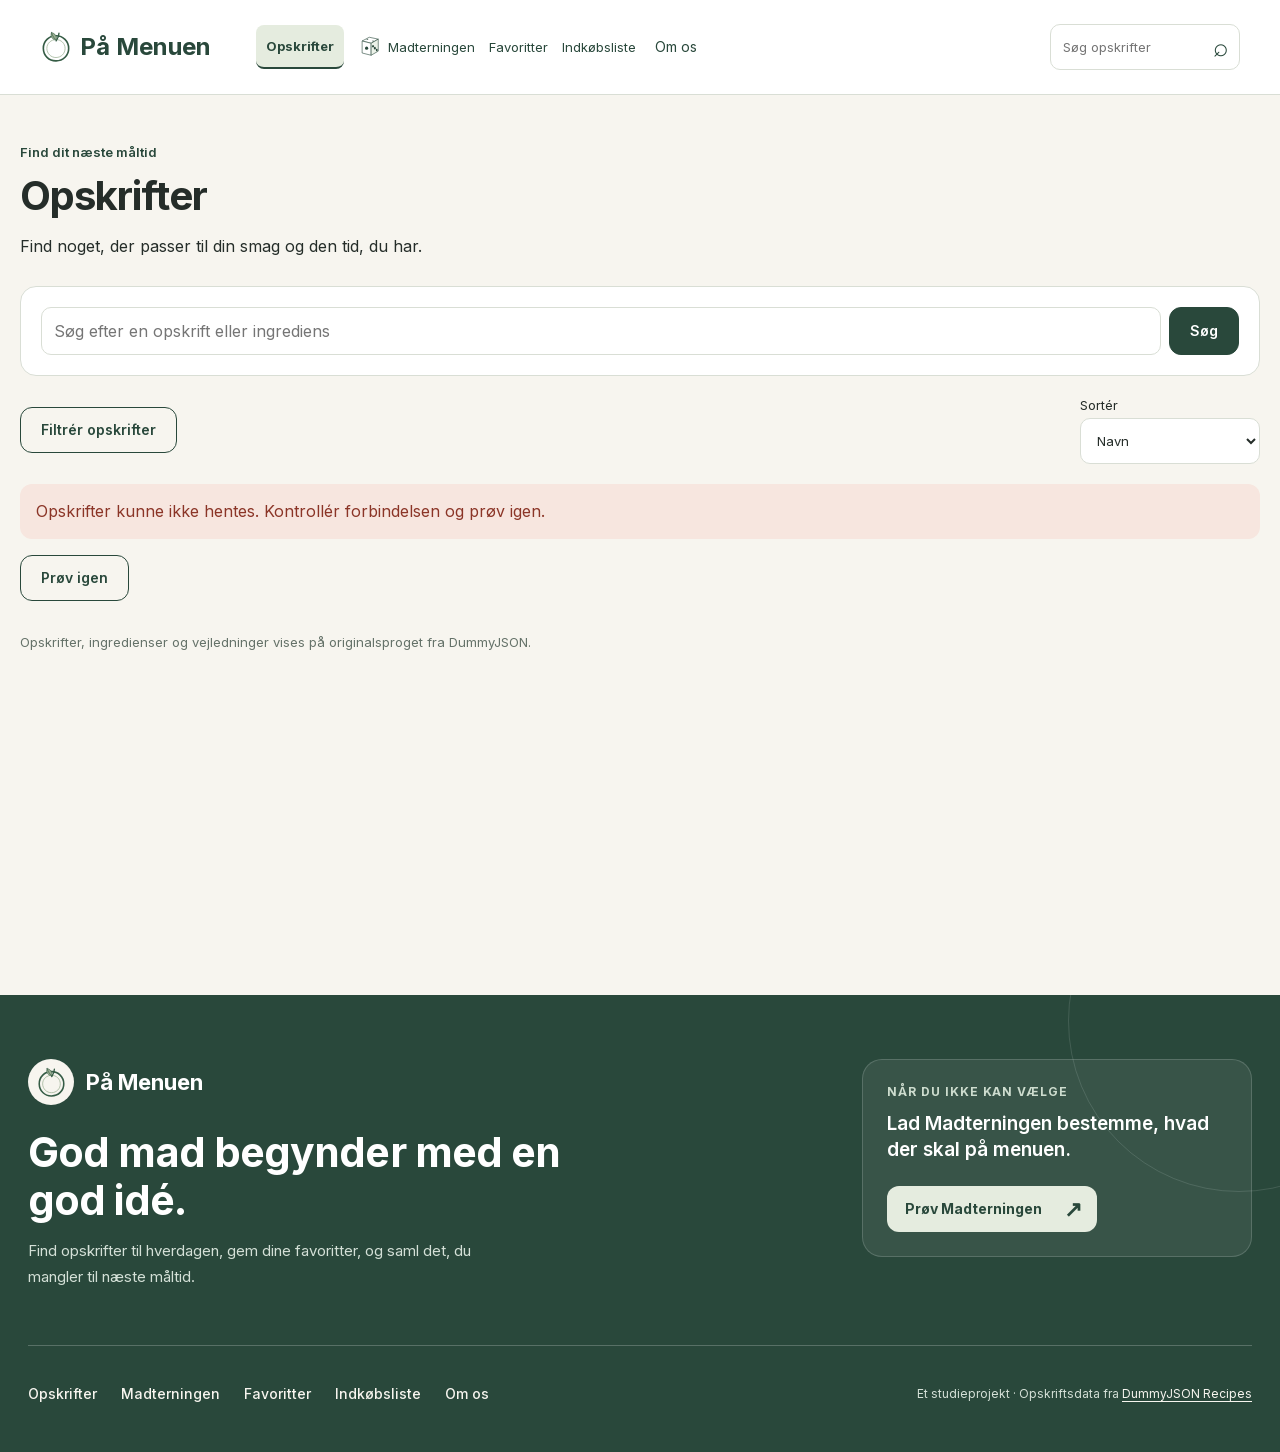
<file: productlist.html>
<!doctype html>
<html lang="da">
  <head>
    <meta charset="utf-8">
    <meta name="viewport" content="width=device-width, initial-scale=1">
    <meta name="description" content="Udforsk opskrifter fra DummyJSON med søgning og filtre til køkken, måltid, tid og ingredienser.">
    <title>Opskrifter · På Menuen</title>
    <link rel="icon" href="assets/favicon.svg" type="image/svg+xml">
    <link rel="stylesheet" href="css/style.css">
    <script type="module" src="js/productlist.js"></script>
  </head>
  <body>
    <a class="skip-link" href="#main">Spring til indhold</a>
    <header class="site-header">
      <a class="logo" href="index.html" aria-label="På Menuen, forside">
        <img src="assets/logo.svg" width="32" height="32" alt="">
        <span>På Menuen</span>
      </a>
      <button class="mobile-menu-toggle" id="mobile-menu-toggle" type="button" aria-label="Åbn menu" aria-expanded="false" aria-controls="mobile-menu" hidden>
        <span class="mobile-menu-icon" aria-hidden="true">☰</span>
        <span>Menu</span>
      </button>
      <nav class="mobile-menu" id="mobile-menu" aria-label="Mobilmenu" hidden>
        <ul>
          <li><a href="index.html">Forside</a></li>
          <li><a href="productlist.html">Opskrifter</a></li>
          <li><a href="madterningen.html">Madterningen</a></li>
          <li><a href="favoritter.html">Favoritter</a></li>
          <li><a href="indkoebsliste.html">Indkøbsliste</a></li>
          <li><a href="om-os.html">Om os</a></li>
        </ul>
      </nav>
      <nav class="desktop-nav" aria-label="Hovednavigation">
        <a href="index.html">
          <svg viewBox="0 0 24 24" aria-hidden="true">
            <path d="m3 10 9-7 9 7v10H3z"/>
            <path d="M9 20v-7h6v7"/>
          </svg>
          <span>Forside</span>
        </a>
        <a href="productlist.html" aria-current="page">
          <svg viewBox="0 0 24 24" aria-hidden="true">
            <rect x="4" y="3" width="16" height="18" rx="2"/>
            <path d="M8 7h8M8 12h8M8 17h5"/>
          </svg>
          <span>Opskrifter</span>
        </a>
        <a href="madterningen.html">
          <img class="nav-dice-icon" src="assets/dice-nav.svg" alt="" width="26" height="26">
          <span>Madterningen</span>
        </a>
        <a href="favoritter.html">
          <svg viewBox="0 0 24 24" aria-hidden="true">
            <path d="M20 5c-3-3-6-1-8 1-2-2-5-4-8-1-5 5 3 11 8 15 5-4 13-10 8-15Z"/>
          </svg>
          <span>Favoritter</span>
        </a>
        <a href="indkoebsliste.html">
          <svg viewBox="0 0 24 24" aria-hidden="true">
            <path d="M4 7h16l1 14H3zM8 7V5a4 4 0 0 1 8 0v2"/>
          </svg>
          <span>Indkøbsliste</span>
        </a>
      </nav>
      <a class="about-link" href="om-os.html">Om os</a>
      <form class="header-search" action="productlist.html" method="get">
        <label class="visually-hidden" for="header-q">Søg efter opskrifter</label>
        <input id="header-q" name="q" type="search" placeholder="Søg opskrifter">
        <button aria-label="Søg" type="submit">⌕</button>
      </form>
    </header>
    <main id="main" class="page-content">
      <p id="storage-notice" class="storage-notice" role="status" hidden></p>
      <div class="page-heading">
        <p class="eyebrow">Find dit næste måltid</p>
        <h1>Opskrifter</h1>
        <p>Find noget, der passer til din smag og den tid, du har.</p>
      </div>
      <form id="search-form" class="search-form">
        <label class="visually-hidden" for="recipe-q">Søg i opskrifter</label>
        <input id="recipe-q" name="q" type="search" placeholder="Søg efter en opskrift eller ingrediens">
        <button class="button" type="submit">Søg</button>
      </form>
      <div class="list-toolbar">
        <button id="filter-open" class="button button-secondary" type="button">Filtrér opskrifter</button>
        <label for="sort">Sortér <select id="sort">
          <option value="name">Navn</option>
          <option value="time">Korteste tid</option>
          <option value="rating">Højeste vurdering</option>
        </select>
      </label>
    </div>
    <div id="active-filters" class="active-filters" role="group" aria-label="Aktive filtre"></div>
    <p id="result-count" class="result-count" aria-live="polite"></p>
    <p id="status" class="status" role="status" aria-live="polite"></p>
    <button id="retry" class="button button-secondary" hidden>Prøv igen</button>
    <div id="recipe-grid" class="recipe-grid"></div>
    <button id="load-more" class="button button-secondary load-more" hidden>Vis flere opskrifter</button>
    <p class="language-notice">Opskrifter, ingredienser og vejledninger vises på originalsproget fra DummyJSON.</p>
    <dialog id="filter-panel" aria-labelledby="filter-title">
      <div class="dialog-heading">
        <h2 id="filter-title">Filtrér opskrifter</h2>
        <button id="filter-close" type="button" class="icon-button" aria-label="Luk filtre">×</button>
      </div>
      <form id="filter-form">
        <fieldset>
          <legend>Køkken</legend>
          <div id="cuisine-options" class="filter-options"></div>
        </fieldset>
        <fieldset>
          <legend>Måltid</legend>
          <div id="meal-options" class="filter-options"></div>
        </fieldset>
        <fieldset>
          <legend>Samlet tid</legend>
          <p class="field-help">Forberedelse og tilberedning lagt sammen.</p>
          <label>
            <input type="checkbox" name="time" value="under30"> Under 30 minutter</label>
            <label>
              <input type="checkbox" name="time" value="30to45"> 30–45 minutter</label>
              <label>
                <input type="checkbox" name="time" value="over45"> Over 45 minutter</label>
              </fieldset>
              <fieldset>
                <legend>Sværhedsgrad</legend>
                <div id="difficulty-options" class="filter-options"></div>
              </fieldset>
              <label for="rating">Mindste vurdering</label>
              <select id="rating" name="rating">
                <option value="">Alle vurderinger</option>
                <option value="4">4 stjerner og op</option>
                <option value="4.5">4,5 stjerner og op</option>
                <option value="4.8">4,8 stjerner og op</option>
              </select>
              <label for="ingredients">Ingredienser hjemme</label>
              <input id="ingredients" name="ingredients" placeholder="Fx chicken, rice">
              <p class="field-help">Brug engelske ingrediensnavne, adskilt med komma. Alle angivne ingredienser skal findes i opskriften.</p>
              <div class="dialog-actions">
                <button id="filter-reset" type="button" class="button button-secondary">Nulstil</button>
                <button id="filter-apply" type="submit" class="button">Vis opskrifter</button>
              </div>
            </form>
          </dialog>
        </main>
        <footer class="site-footer">
      <div class="footer-inner">
        <div class="footer-main">
          <div class="footer-intro">
            <a class="footer-brand" href="index.html" aria-label="På Menuen – til forsiden">
              <span class="footer-brand-mark"><img src="assets/logo.svg" alt="" width="32" height="32"></span>
              <span>På Menuen</span>
            </a>
            <h2>God mad begynder med en god idé.</h2>
            <p>Find opskrifter til hverdagen, gem dine favoritter, og saml det, du mangler til næste måltid.</p>
          </div>
          <div class="footer-feature">
            <span class="footer-eyebrow">Når du ikke kan vælge</span>
            <p>Lad Madterningen bestemme, hvad der skal på menuen.</p>
            <a class="footer-feature-link" href="madterningen.html">Prøv Madterningen <span aria-hidden="true">↗</span></a>
          </div>
        </div>
        <div class="footer-bottom">
          <nav class="footer-nav" aria-label="Genveje i sidefoden">
            <a href="productlist.html">Opskrifter</a>
            <a href="madterningen.html">Madterningen</a>
            <a href="favoritter.html">Favoritter</a>
            <a href="indkoebsliste.html">Indkøbsliste</a>
            <a href="om-os.html">Om os</a>
          </nav>
          <p class="footer-credit">Et studieprojekt · Opskriftsdata fra <a href="https://dummyjson.com/docs/recipes">DummyJSON Recipes</a></p>
        </div>
      </div>
    </footer>
        <nav class="bottom-nav" aria-label="Mobilnavigation">
          <a href="index.html">
            <svg viewBox="0 0 24 24" aria-hidden="true">
              <path d="m3 10 9-7 9 7v10H3z"/>
              <path d="M9 20v-7h6v7"/>
            </svg>
            <span>Forside</span>
          </a>
          <a href="productlist.html" aria-current="page">
            <svg viewBox="0 0 24 24" aria-hidden="true">
              <rect x="4" y="3" width="16" height="18" rx="2"/>
              <path d="M8 7h8M8 12h8M8 17h5"/>
            </svg>
            <span>Opskrifter</span>
          </a>
          <a href="madterningen.html">
            <img class="nav-dice-icon" src="assets/dice-nav.svg" alt="" width="26" height="26">
            <span>Madterningen</span>
          </a>
          <a href="favoritter.html">
            <svg viewBox="0 0 24 24" aria-hidden="true">
              <path d="M20 5c-3-3-6-1-8 1-2-2-5-4-8-1-5 5 3 11 8 15 5-4 13-10 8-15Z"/>
            </svg>
            <span>Favoritter</span>
          </a>
          <a href="indkoebsliste.html">
            <svg viewBox="0 0 24 24" aria-hidden="true">
              <path d="M4 7h16l1 14H3zM8 7V5a4 4 0 0 1 8 0v2"/>
            </svg>
            <span>Indkøbsliste</span>
          </a>
        </nav>
      </body>
    </html>
</file>
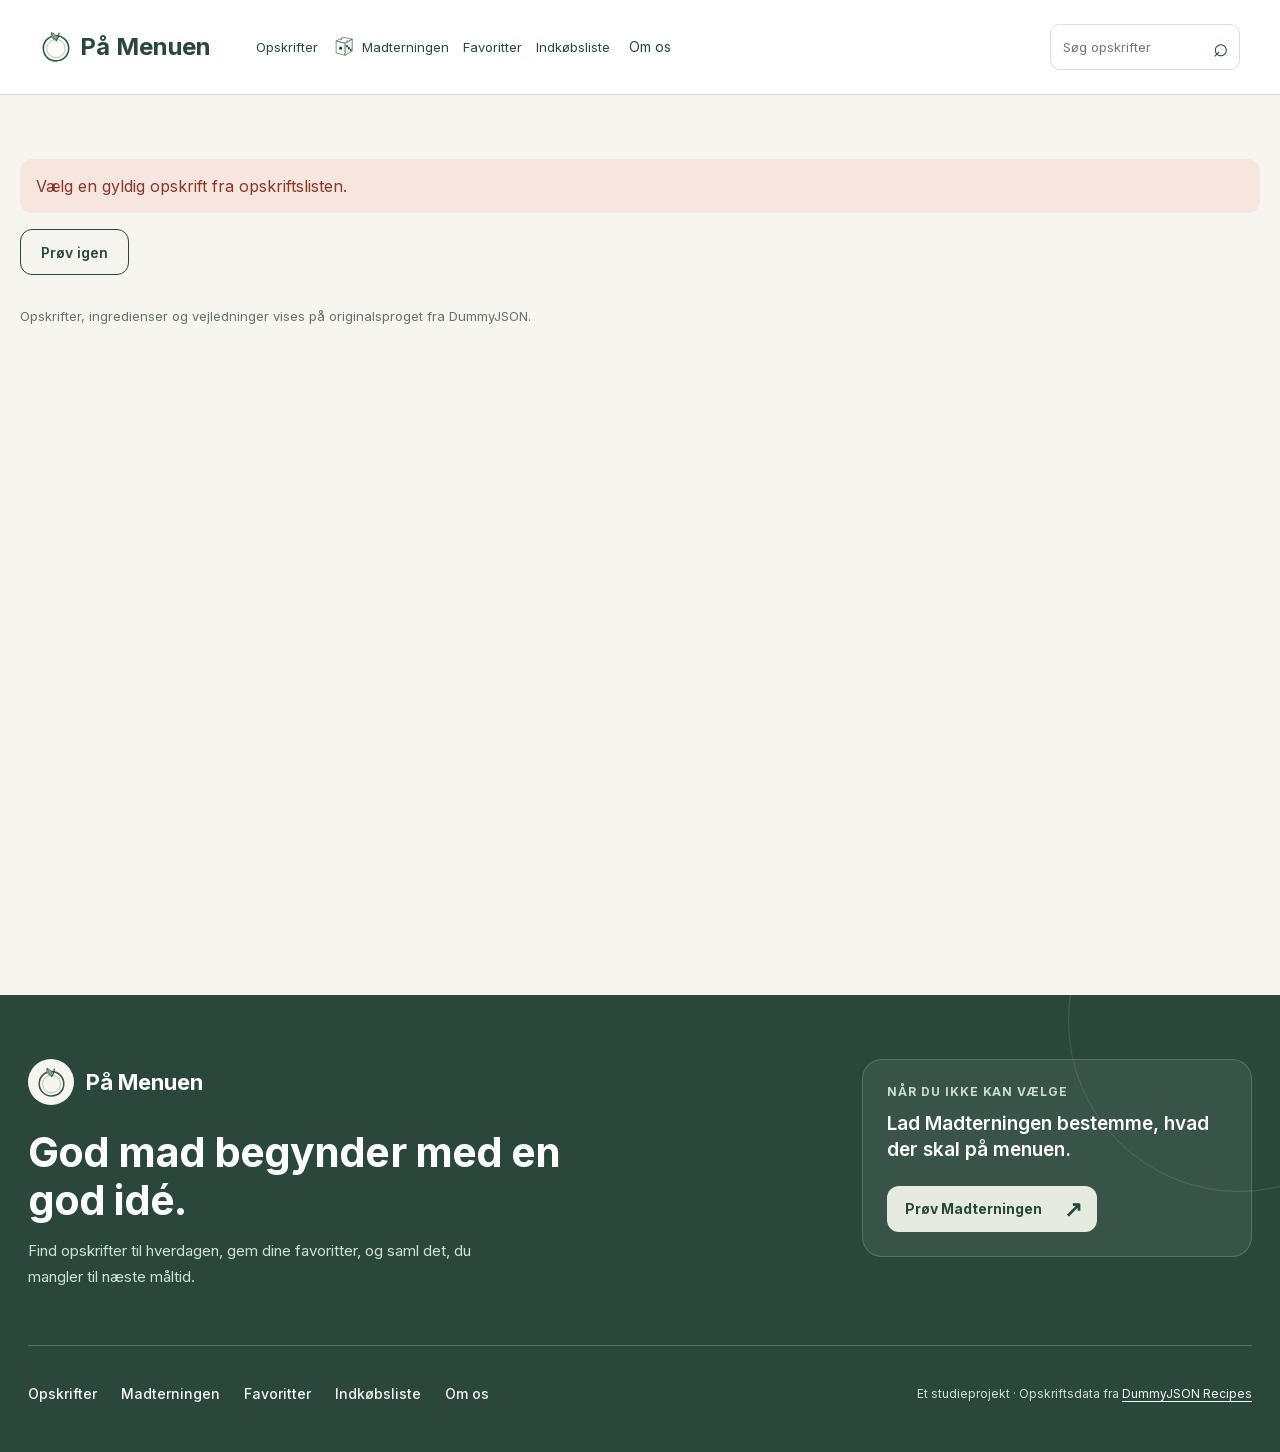
<file: singleproduct.html>
<!doctype html>
<html lang="da">
  <head>
    <meta charset="utf-8">
    <meta name="viewport" content="width=device-width, initial-scale=1">
    <meta name="description" content="Se ingredienser, tilberedning og information om din valgte opskrift fra DummyJSON.">
    <title>Opskrift · På Menuen</title>
    <link rel="icon" href="assets/favicon.svg" type="image/svg+xml">
    <link rel="stylesheet" href="css/style.css">
    <script type="module" src="js/singleproduct.js"></script>
  </head>
  <body>
    <a class="skip-link" href="#main">Spring til indhold</a>
    <header class="site-header">
      <a class="logo" href="index.html" aria-label="På Menuen, forside">
        <img src="assets/logo.svg" width="32" height="32" alt="">
        <span>På Menuen</span>
      </a>
      <button class="mobile-menu-toggle" id="mobile-menu-toggle" type="button" aria-label="Åbn menu" aria-expanded="false" aria-controls="mobile-menu" hidden>
        <span class="mobile-menu-icon" aria-hidden="true">☰</span>
        <span>Menu</span>
      </button>
      <nav class="mobile-menu" id="mobile-menu" aria-label="Mobilmenu" hidden>
        <ul>
          <li><a href="index.html">Forside</a></li>
          <li><a href="productlist.html">Opskrifter</a></li>
          <li><a href="madterningen.html">Madterningen</a></li>
          <li><a href="favoritter.html">Favoritter</a></li>
          <li><a href="indkoebsliste.html">Indkøbsliste</a></li>
          <li><a href="om-os.html">Om os</a></li>
        </ul>
      </nav>
      <nav class="desktop-nav" aria-label="Hovednavigation">
        <a href="index.html">
          <svg viewBox="0 0 24 24" aria-hidden="true">
            <path d="m3 10 9-7 9 7v10H3z"/>
            <path d="M9 20v-7h6v7"/>
          </svg>
          <span>Forside</span>
        </a>
        <a href="productlist.html">
          <svg viewBox="0 0 24 24" aria-hidden="true">
            <rect x="4" y="3" width="16" height="18" rx="2"/>
            <path d="M8 7h8M8 12h8M8 17h5"/>
          </svg>
          <span>Opskrifter</span>
        </a>
        <a href="madterningen.html">
          <img class="nav-dice-icon" src="assets/dice-nav.svg" alt="" width="26" height="26">
          <span>Madterningen</span>
        </a>
        <a href="favoritter.html">
          <svg viewBox="0 0 24 24" aria-hidden="true">
            <path d="M20 5c-3-3-6-1-8 1-2-2-5-4-8-1-5 5 3 11 8 15 5-4 13-10 8-15Z"/>
          </svg>
          <span>Favoritter</span>
        </a>
        <a href="indkoebsliste.html">
          <svg viewBox="0 0 24 24" aria-hidden="true">
            <path d="M4 7h16l1 14H3zM8 7V5a4 4 0 0 1 8 0v2"/>
          </svg>
          <span>Indkøbsliste</span>
        </a>
      </nav>
      <a class="about-link" href="om-os.html">Om os</a>
      <form class="header-search" action="productlist.html" method="get">
        <label class="visually-hidden" for="header-q">Søg efter opskrifter</label>
        <input id="header-q" name="q" type="search" placeholder="Søg opskrifter">
        <button aria-label="Søg" type="submit">⌕</button>
      </form>
    </header>
    <main id="main" class="page-content">
      <p id="storage-notice" class="storage-notice" role="status" hidden></p>
      <p id="status" class="status" role="status" aria-live="polite"></p>
      <button id="retry" class="button button-secondary" hidden>Prøv igen</button>
      <div id="recipe-detail"></div>
      <p class="language-notice">Opskrifter, ingredienser og vejledninger vises på originalsproget fra DummyJSON.</p>
    </main>
    <footer class="site-footer">
      <div class="footer-inner">
        <div class="footer-main">
          <div class="footer-intro">
            <a class="footer-brand" href="index.html" aria-label="På Menuen – til forsiden">
              <span class="footer-brand-mark"><img src="assets/logo.svg" alt="" width="32" height="32"></span>
              <span>På Menuen</span>
            </a>
            <h2>God mad begynder med en god idé.</h2>
            <p>Find opskrifter til hverdagen, gem dine favoritter, og saml det, du mangler til næste måltid.</p>
          </div>
          <div class="footer-feature">
            <span class="footer-eyebrow">Når du ikke kan vælge</span>
            <p>Lad Madterningen bestemme, hvad der skal på menuen.</p>
            <a class="footer-feature-link" href="madterningen.html">Prøv Madterningen <span aria-hidden="true">↗</span></a>
          </div>
        </div>
        <div class="footer-bottom">
          <nav class="footer-nav" aria-label="Genveje i sidefoden">
            <a href="productlist.html">Opskrifter</a>
            <a href="madterningen.html">Madterningen</a>
            <a href="favoritter.html">Favoritter</a>
            <a href="indkoebsliste.html">Indkøbsliste</a>
            <a href="om-os.html">Om os</a>
          </nav>
          <p class="footer-credit">Et studieprojekt · Opskriftsdata fra <a href="https://dummyjson.com/docs/recipes">DummyJSON Recipes</a></p>
        </div>
      </div>
    </footer>
    <nav class="bottom-nav" aria-label="Mobilnavigation">
      <a href="index.html">
        <svg viewBox="0 0 24 24" aria-hidden="true">
          <path d="m3 10 9-7 9 7v10H3z"/>
          <path d="M9 20v-7h6v7"/>
        </svg>
        <span>Forside</span>
      </a>
      <a href="productlist.html">
        <svg viewBox="0 0 24 24" aria-hidden="true">
          <rect x="4" y="3" width="16" height="18" rx="2"/>
          <path d="M8 7h8M8 12h8M8 17h5"/>
        </svg>
        <span>Opskrifter</span>
      </a>
      <a href="madterningen.html">
        <img class="nav-dice-icon" src="assets/dice-nav.svg" alt="" width="26" height="26">
        <span>Madterningen</span>
      </a>
      <a href="favoritter.html">
        <svg viewBox="0 0 24 24" aria-hidden="true">
          <path d="M20 5c-3-3-6-1-8 1-2-2-5-4-8-1-5 5 3 11 8 15 5-4 13-10 8-15Z"/>
        </svg>
        <span>Favoritter</span>
      </a>
      <a href="indkoebsliste.html">
        <svg viewBox="0 0 24 24" aria-hidden="true">
          <path d="M4 7h16l1 14H3zM8 7V5a4 4 0 0 1 8 0v2"/>
        </svg>
        <span>Indkøbsliste</span>
      </a>
    </nav>
  </body>
</html>
</file>
<file: css/style.css>
/* Hi-Fi colors;
shared, mobile-first page and component styles. */
@font-face {
  font-family:Inter;
  font-style:normal;
  font-weight:400 800;
  font-display:swap;
  src:url('../assets/inter-latin.woff2') format('woff2');
}
:root {
  --color-primary:#29483B;
  --color-sage:#E5ECDF;
  --color-background:#F7F5EF;
  --color-surface:#FFFFFF;
  --color-text:#252D29;
  --color-muted:#657269;
  --color-border:#D9DED5;
}
* {
  box-sizing:border-box;
}
body {
  display:flex;
  flex-direction:column;
  min-height:100svh;
  margin:0;
  background:var(--color-background);
  color:var(--color-text);
  font-family:Inter,Arial,sans-serif;
  font-size:16px;
  line-height:1.4;
}
a {
  color:var(--color-primary);
  text-underline-offset:4px;
}
button,input,select,textarea {
  font:inherit;
}
button,a,input,select,textarea {
  -webkit-tap-highlight-color:transparent;
}
button {
  cursor:pointer;
}
button:disabled {
  opacity:.55;
  cursor:not-allowed;
}
[hidden] {
  display:none!important;
}
:focus-visible {
  outline:3px solid #B96B52;
  outline-offset:4px;
}
h1,h2,h3,p {
  margin-top:0;
}
h1 {
  overflow-wrap:anywhere;
  font-size:32px;
  line-height:1.15;
  letter-spacing:-1px;
  margin-bottom:16px;
}
h2 {
  font-size:26px;
  line-height:1.25;
  letter-spacing:-.5px;
}
h3 {
  font-size:20px;
}
svg {
  width:24px;
  height:24px;
  fill:none;
  stroke:currentColor;
  stroke-width:1.8;
  stroke-linecap:round;
  stroke-linejoin:round;
}
.visually-hidden {
  position:absolute;
  width:1px;
  height:1px;
  padding:0;
  margin:-1px;
  overflow:hidden;
  clip:rect(0,0,0,0);
  white-space:nowrap;
  border:0;
}
.skip-link {
  position:absolute;
  top:-100px;
  left:20px;
  z-index:20;
  background:white;
  padding:12px;
}
.skip-link:focus {
  top:12px;
}
.site-header {
  flex-wrap:wrap;
  padding:20px;
  display:flex;
  align-items:center;
  justify-content:space-between;
  gap:16px;
  background:white;
  border-bottom:1px solid var(--color-border);
}
.logo {
  display:flex;
  align-items:center;
  gap:8px;
  max-width:100%;
  font-size:24px;
  font-weight:700;
  text-decoration:none;
}
.logo img {
  display:block;
  width:32px;
  height:32px;
  flex-shrink:0;
}
.logo span {
  min-width:0;
  overflow-wrap:anywhere;
}
.desktop-nav,.header-search {
  display:none;
}
.page-content {
  flex:1;
  width:100%;
  max-width:1320px;
  padding:28px 20px 56px;
  margin:0 auto;
  min-height:100svh;
}
.page-heading {
  margin-bottom:28px;
  max-width:700px;
}
.eyebrow {
  font-size:13px;
  font-weight:600;
  color:var(--color-primary);
  margin-bottom:12px;
}
.centered {
  text-align:center;
  margin-left:auto;
  margin-right:auto;
}
.button {
  display:inline-flex;
  justify-content:center;
  align-items:center;
  min-height:46px;
  padding:12px 20px;
  border:1px solid var(--color-primary);
  border-radius:12px;
  background:var(--color-primary);
  color:white;
  font-weight:600;
  font-size:14px;
  text-decoration:none;
  gap:8px;
}
.button:hover {
  background:#203a2f;
}
.button-secondary {
  background:transparent;
  color:var(--color-primary);
}
.button-secondary:hover {
  background:var(--color-sage);
}
.icon-button {
  width:44px;
  height:44px;
  border:1px solid var(--color-border);
  border-radius:12px;
  background:white;
  font-size:24px;
}
input:not([type=checkbox]),select,textarea {
  width:100%;
  min-width:0;
  min-height:46px;
  padding:12px;
  border:1px solid var(--color-border);
  border-radius:10px;
  background:white;
  color:var(--color-text);
}
input[type=checkbox] {
  width:19px;
  height:19px;
  accent-color:var(--color-primary);
  flex-shrink:0;
}
label {
  display:block;
  margin-bottom:7px;
}
.field-help,.language-notice {
  font-size:13px;
  color:var(--color-muted);
}
.language-notice {
  margin:32px 0 0;
}
.status {
  margin:16px 0;
}
.status:empty {
  display:none;
}
.storage-notice {
  border:1px solid var(--color-border);
  border-radius:12px;
  padding:14px;
  background:white;
}
.hero-section {
  background:linear-gradient(135deg,var(--color-sage),#eff2e9 56%,#dfe8d9);
  border-radius:24px;
  padding:24px;
  display:grid;
  gap:28px;
  margin-bottom:36px;
  box-shadow:inset 0 0 0 1px var(--color-border),0 12px 28px rgb(41 72 59 / 5%);
}
.hero-copy {
  min-width:0;
}
.hero-eyebrow {
  display:inline-flex;
  align-items:center;
  gap:9px;
  padding:8px 12px;
  margin-bottom:18px;
  border:1px solid rgb(41 72 59 / 14%);
  border-radius:999px;
  background:rgb(255 255 255 / 65%);
}
.hero-eyebrow::before {
  content:'';
  width:8px;
  height:8px;
  flex-shrink:0;
  border-radius:50%;
  background:var(--color-primary);
}
.hero-copy h1 {
  max-width:15ch;
  margin-bottom:18px;
}
.hero-title-highlight {
  color:var(--color-primary);
  box-shadow:inset 0 -.13em rgb(41 72 59 / 12%);
}
.hero-copy .hero-description {
  max-width:46ch;
  margin-bottom:0;
  color:#46584e;
  font-size:clamp(16px,1.5vw,18px);
}
.hero-search {
  display:grid;
  grid-template-columns:minmax(0,1fr);
  gap:10px;
  margin-top:24px;
}
.hero-search-field {
  position:relative;
  min-width:0;
}
.hero-search-icon {
  position:absolute;
  left:16px;
  top:50%;
  width:20px;
  height:20px;
  transform:translateY(-50%);
  color:var(--color-primary);
  pointer-events:none;
}
.hero-search-field input {
  width:100%;
  min-height:52px;
  padding:12px 14px 12px 46px;
  border-radius:13px;
  background:white;
  box-shadow:0 2px 8px rgb(41 72 59 / 4%);
}
.hero-search-button {
  min-height:52px;
  gap:12px;
  border-radius:13px;
  white-space:nowrap;
  box-shadow:0 5px 12px rgb(41 72 59 / 12%);
}
.hero-search-button span {
  font-size:20px;
  line-height:1;
}
.hero-quick-links {
  display:flex;
  align-items:center;
  flex-wrap:wrap;
  gap:8px;
  margin-top:20px;
}
.hero-quick-label {
  margin-right:3px;
  color:var(--color-muted);
  font-size:13px;
  font-weight:600;
}
.hero-quick-links a {
  display:inline-flex;
  align-items:center;
  justify-content:center;
  min-height:38px;
  padding:8px 12px;
  border:1px solid rgb(41 72 59 / 18%);
  border-radius:999px;
  background:rgb(255 255 255 / 74%);
  color:var(--color-primary);
  font-size:13px;
  font-weight:600;
  text-decoration:none;
}
.hero-quick-links a:hover {
  background:white;
  border-color:var(--color-primary);
}
.search-form {
  display:flex;
  gap:8px;
  flex-wrap:wrap;
}
.search-form,
.manual-form {
  padding:20px;
  background:white;
  border:1px solid var(--color-border);
  border-radius:16px;
}
.search-form input {
  flex:1 1 150px;
}
.text-link {
  display:inline-block;
  margin-top:20px;
  font-size:14px;
}
.hero-image-wrap {
  position:relative;
  min-width:0;
  aspect-ratio:1.25;
  border:6px solid white;
  border-radius:24px;
  overflow:hidden;
  background:#d5dfcd;
  box-shadow:0 16px 30px rgb(41 72 59 / 14%),0 0 0 1px rgb(41 72 59 / 5%);
}
.hero-image-wrap img {
  display:block;
  width:100%;
  height:100%;
  object-fit:cover;
  object-position:60% center;
}
.hero-image-wrap img:not([src]) {
  visibility:hidden;
}
.hero-image-overlay {
  position:absolute;
  bottom:16px;
  left:16px;
  right:16px;
  max-width:calc(100% - 32px);
  width:max-content;
  padding:10px 14px;
  border-radius:13px;
  background:rgb(255 255 255 / 95%);
  box-shadow:0 5px 16px rgb(0 0 0 / 12%);
}
.hero-image-kicker {
  display:block;
  margin-bottom:2px;
  color:var(--color-muted);
  font-size:12px;
}
.hero-image-overlay a {
  display:block;
  color:var(--color-primary);
  font-size:14px;
  font-weight:700;
  line-height:1.3;
  text-decoration:none;
  overflow-wrap:anywhere;
}
.hero-image-overlay a:hover {
  text-decoration:underline;
}
.hero-image-controls {
  position:absolute;
  top:12px;
  right:12px;
  display:flex;
  align-items:center;
  gap:5px;
  padding:5px;
  border-radius:14px;
  background:rgb(255 255 255 / 92%);
  box-shadow:0 3px 12px rgb(0 0 0 / 12%);
}
.hero-image-controls[hidden],
.hero-image-controls button[hidden] {
  display:none;
}
.hero-image-controls button {
  display:inline-flex;
  align-items:center;
  justify-content:center;
  min-width:40px;
  min-height:40px;
  padding:7px;
  border:0;
  border-radius:10px;
  background:transparent;
  color:var(--color-primary);
  font-size:20px;
  font-weight:700;
}
.hero-image-controls #hero-pause {
  padding:7px 10px;
  font-size:13px;
}
.hero-image-controls button:hover,
.hero-image-controls button[aria-pressed=true] {
  background:var(--color-sage);
}
@media (prefers-reduced-motion:no-preference) {
  .hero-image-wrap img.is-changing {
    animation:hero-photo-reveal .3s ease-out;
  }
  @keyframes hero-photo-reveal {
    from { opacity:.55; }
    to { opacity:1; }
  }
}
.intro-section {
  margin:36px 0;
}
.intro-section>.button {
  margin-top:24px;
}
.dice-banner {
  padding:28px;
  border-radius:16px;
  display:flex;
  flex-direction:column;
  gap:18px;
  background:var(--color-primary);
  color:white;
}
.dice-banner .button {
  background:white;
  color:var(--color-primary);
  border-color:white;
}
.dice-banner .button:hover {
  background:var(--color-sage);
}
.dice-banner p:last-child {
  margin-bottom:0;
}
.recipe-grid {
  display:grid;
  grid-template-columns:1fr;
  gap:16px;
}
.recipe-card {
  display:flex;
  flex-direction:column;
  min-width:0;
  position:relative;
  background:var(--color-sage);
  border-radius:16px;
  overflow:hidden;
  padding:0;
  border:1px solid var(--color-border);
}
.recipe-card:hover {
  border-color:var(--color-primary);
}
.recipe-card>a {
  margin:8px 8px 0;
  flex-shrink:0;
  display:block;
  text-decoration:none;
  color:var(--color-text);
}
.recipe-image {
  display:block;
  width:100%;
  height:auto;
  aspect-ratio:1.5;
  object-fit:cover;
  background:var(--color-sage);
  border-radius:10px;
}
.card-title {
  font-size:20px;
  line-height:1.25;
  margin-bottom:10px;
  overflow-wrap:anywhere;
}
.card-title a {
  color:inherit;
  text-decoration:none;
}
.card-meta {
  font-size:13px;
  color:var(--color-muted);
  display:flex;
  flex-wrap:wrap;
  gap:7px 12px;
  margin-bottom:8px;
}
.card-tags {
  flex-wrap:wrap;
  gap:6px;
}
.card-tags span,.chip {
  font-size:12px;
  border-radius:20px;
  padding:5px 10px;
  background:var(--color-sage);
  color:var(--color-primary);
}
.favorite-button {
  min-width:44px;
  min-height:44px;
  padding:8px 0;
  display:flex;
  align-items:center;
  gap:8px;
  border:0;
  color:var(--color-primary);
  background:white;
}
.list-toolbar {
  display:flex;
  align-items:center;
  justify-content:space-between;
  gap:12px;
  margin:20px 0;
}
.list-toolbar label {
  font-size:13px;
  margin:0;
  max-width:180px;
}
.list-toolbar select {
  margin-top:4px;
}
@media (max-width:200px) {
  .list-toolbar {
    flex-wrap:wrap;
  }
}
.active-filters {
  display:flex;
  flex-wrap:wrap;
  gap:8px;
}
.active-filters:empty {
  display:none;
}
.result-count {
  font-size:14px;
  color:var(--color-muted);
  margin-top:20px;
}
.load-more {
  display:flex;
  margin:28px auto 0;
}
.empty-state {
  grid-column:1/-1;
  padding:32px 20px;
  background:white;
  border:1px solid var(--color-border);
  border-radius:16px;
  text-align:center;
  border-top:4px solid var(--color-primary);
  padding-top:36px;
  padding-bottom:36px;
}
.empty-state p {
  max-width:520px;
  margin-left:auto;
  margin-right:auto;
}
dialog {
  width:min(600px,calc(100% - 24px));
  max-height:90dvh;
  border:1px solid var(--color-border);
  border-radius:16px;
  padding:24px;
  color:var(--color-text);
  background:var(--color-background);
}
dialog::backdrop {
  background:rgba(22,35,28,.5);
}
.dialog-heading {
  display:flex;
  align-items:center;
  justify-content:space-between;
  gap:16px;
  margin-bottom:20px;
}
.dialog-heading h2 {
  margin:0;
}
fieldset {
  margin:0 0 20px;
  padding:0 0 16px;
  border:0;
  border-bottom:1px solid var(--color-border);
}
legend {
  font-weight:600;
  margin-bottom:12px;
}
fieldset label,.checkbox-label {
  display:flex;
  align-items:center;
  gap:10px;
  min-height:36px;
}
.filter-options {
  display:grid;
  grid-template-columns:repeat(2,minmax(0,1fr));
  gap:4px 12px;
}
#filter-form>input,#filter-form>select {
  margin-bottom:18px;
}
.dialog-actions {
  display:flex;
  gap:12px;
  margin-top:24px;
  position:sticky;
  bottom:-24px;
  background:var(--color-background);
  padding:16px 0;
}
.dialog-actions>* {
  flex:1;
}
.back-link {
  display:inline-block;
  margin-bottom:24px;
}
.detail-grid {
  display:grid;
  gap:28px;
}
.detail-image {
  width:100%;
  aspect-ratio:1;
  object-fit:cover;
  border-radius:16px;
  box-shadow:0 0 0 6px white, 10px 10px 0 var(--color-sage);
}
/* En hvid informationsflade foran fotoet på større skærme. */
.detail-summary {
  min-width:0;
  border-top:3px solid var(--color-primary);
  padding:24px;
  border-radius:14px;
  background:white;
}
.detail-summary h1 {
  margin-top:0;
}
.detail-actions {
  display:flex;
  flex-wrap:wrap;
  gap:10px;
  margin:24px 0;
}
#shopping-feedback:not(:empty) {
  padding:12px;
  border-left:3px solid var(--color-primary);
  border-radius:0 8px 8px 0;
  background:var(--color-sage);
}
.detail-actions .favorite-button {
  position:static;
  border-radius:12px;
}
.ingredient-panel,.instruction-panel {
  padding:24px;
  border:1px solid var(--color-border);
  border-radius:16px;
  background:white;
  margin-top:24px;
}
.ingredient-panel {
  border-top:3px solid var(--color-primary);
}
.instruction-panel {
  background:var(--color-sage);
}
.ingredient-panel h2,
.instruction-panel h2 {
  padding-bottom:12px;
  border-bottom:1px solid var(--color-border);
}
.ingredient-panel ul,.instruction-panel ol {
  padding-left:24px;
}
.ingredient-panel li,.instruction-panel li {
  margin:14px 0;
}
/* Madterningen: lokale filtre og en klikbar terning med seks CSS-flader. */
.dice-filters {
  max-width:1120px;
  margin:0 auto 24px;
}
#dice-preferences {
  margin:0;
  padding:0;
  border:0;
  min-width:0;
}
.dice-heading {
  margin-bottom:20px;
}
.dice-heading h1 {
  margin-bottom:8px;
}
.dice-primary-filters {
  display:grid;
  gap:8px;
  margin:10px 0 12px;
}
.dice-primary-filters>div {
  display:grid;
  grid-template-columns:105px minmax(0,1fr);
  gap:10px;
  align-items:center;
}
.dice-primary-filters label {
  margin:0;
  font-size:14px;
  font-weight:600;
}
.dice-primary-filters select {
  width:100%;
  min-width:0;
  min-height:44px;
  padding:8px;
  font-size:14px;
}
.dice-primary-filters select.is-selected {
  border-color:var(--color-primary);
  background:var(--color-sage);
}
.dice-filter-options>summary {
  cursor:pointer;
  font-weight:600;
  min-height:44px;
  padding:10px 0;
}
.dice-filter-options>summary span {
  font-size:13px;
  font-weight:400;
}
.dice-choices {
  display:flex;
  flex-wrap:wrap;
  gap:8px;
}
.dice-choice {
  margin:0;
  display:flex;
  align-items:center;
  gap:10px;
  padding:8px 10px;
  border:1px solid var(--color-border);
  border-radius:10px;
  background:white;
  cursor:pointer;
  font-size:14px;
  min-height:44px;
}
.dice-choice input {
  margin:0;
  accent-color:var(--color-primary);
}
.dice-choice.is-selected {
  background:var(--color-sage);
  border-color:var(--color-primary);
}
.dice-choice:focus-within {
  outline:3px solid #B96B52;
  outline-offset:3px;
}
.dice-more-filters {
  margin-top:20px;
  padding:16px 0;
  border-top:1px solid var(--color-border);
  border-bottom:1px solid var(--color-border);
}
.dice-more-filters summary {
  cursor:pointer;
  font-weight:600;
  min-height:44px;
}
.dice-advanced-fields {
  display:grid;
  gap:20px;
  padding-top:20px;
}
.dice-advanced-fields fieldset {
  min-width:0;
  padding:0;
  margin:0;
  border:0;
}
.dice-advanced-fields label {
  display:block;
  margin-bottom:8px;
}
.dice-advanced-fields .dice-choice {
  margin:0;
  display:flex;
  margin:0;
}
.dice-advanced-fields input:not([type=checkbox]),
.dice-advanced-fields select {
  width:100%;
  min-width:0;
}
.dice-filter-help {
  margin:8px 0 0;
  font-size:13px;
  color:var(--color-muted);
}
.dice-filter-summary {
  display:flex;
  flex-wrap:wrap;
  align-items:center;
  justify-content:space-between;
  gap:8px;
  margin-top:12px;
}
.dice-filter-summary p {
  flex-basis:100%;
  min-height:0;
  margin:0;
  font-weight:600;
}
.dice-panel {
  max-width:1120px;
  margin:0 auto;
  overflow:hidden;
  border:1px solid var(--color-border);
  border-radius:24px;
  background:white;
  box-shadow:0 6px 18px rgb(41 72 59 / 6%);
}
.dice-controls {
  text-align:center;
  padding:28px;
  background:var(--color-sage);
  min-width:0;
}
.dice-filter-panel {
  min-width:0;
  padding:0 20px 16px;
  background:var(--color-sage);
  border-bottom:1px solid var(--color-border);
}
.dice-filter-panel .active-filters .chip {
  min-height:44px;
  max-width:100%;
  overflow-wrap:anywhere;
}
.dice-filter-panel .dice-filter-help {
  margin-bottom:8px;
  color:var(--color-primary);
}
.dice-caption {
  margin:0 0 12px;
  font-size:24px;
  font-weight:700;
  color:var(--color-primary);
}
.dice-roll {
  display:block;
  position:relative;
  width:210px;
  height:200px;
  max-width:100%;
  margin:auto;
  border:0;
  border-radius:24px;
  background:transparent;
  color:var(--color-primary);
}
.dice-roll[aria-disabled=true] {
  cursor:wait;
}
.dice-roll::after {
  content:'';
  position:absolute;
  width:110px;
  height:12px;
  left:50%;
  bottom:14px;
  transform:translateX(-50%);
  border-radius:50%;
  background:rgb(41 72 59 / 12%);
  box-shadow:0 4px 8px rgb(41 72 59 / 12%);
}
.dice-roll:hover:not(:disabled):not([aria-disabled=true]) .dice-scene {
  transform:translateY(-3px);
}
.dice-scene {
  --dice-depth:58px;
  position:relative;
  z-index:1;
  display:block;
  width:116px;
  height:116px;
  transition:transform 160ms ease-out;
  margin:auto;
  perspective:650px;
}
.dice-cube {
  display:block;
  position:relative;
  width:100%;
  height:100%;
  transform-style:preserve-3d;
  transform:rotateX(-18deg) rotateY(-22deg);
}
.dice-face {
  position:absolute;
  inset:0;
  display:grid;
  grid-template-columns:repeat(3,1fr);
  grid-template-rows:repeat(3,1fr);
  padding:15px;
  gap:5px;
  border:1px solid var(--color-border);
  border-radius:12px;
  background:var(--color-surface);
  backface-visibility:hidden;
  box-shadow:inset 0 0 10px rgb(41 72 59 / 8%);
}
.dice-face--1 { transform:translateZ(var(--dice-depth)); }
.dice-face--2 { transform:rotateX(90deg) translateZ(var(--dice-depth)); }
.dice-face--3 { transform:rotateY(90deg) translateZ(var(--dice-depth)); }
.dice-face--4 { transform:rotateY(-90deg) translateZ(var(--dice-depth)); }
.dice-face--5 { transform:rotateX(-90deg) translateZ(var(--dice-depth)); }
.dice-face--6 { transform:rotateY(180deg) translateZ(var(--dice-depth)); }
.pip {
  width:18px;
  height:18px;
  align-self:center;
  justify-self:center;
  border-radius:50%;
  background:var(--color-primary);
}
.pip--1 { grid-area:1 / 1; }
.pip--3 { grid-area:1 / 3; }
.pip--4 { grid-area:2 / 1; }
.pip--5 { grid-area:2 / 2; }
.pip--6 { grid-area:2 / 3; }
.pip--7 { grid-area:3 / 1; }
.pip--9 { grid-area:3 / 3; }
.dice-cube.is-rolling {
  animation:dice-tumble 850ms ease-in-out;
}
@keyframes dice-tumble {
  from { transform:var(--dice-start); }
  to { transform:var(--dice-end); }
}
#dice-instruction {
  margin:12px 0 0;
  font-size:14px;
}
.dice-controls .status {
  margin:16px 0 0;
  font-size:14px;
  overflow-wrap:anywhere;
}
.dice-result {
  display:flex;
  flex-direction:column;
  min-width:0;
}
.dice-result-heading {
  margin:0;
  padding:22px 24px 0;
  color:var(--color-primary);
  font-size:20px;
  line-height:1.3;
}
.dice-result-placeholder {
  display:flex;
  align-items:center;
  justify-content:center;
  height:100%;
  min-height:160px;
  padding:32px;
  color:var(--color-muted);
}
.dice-result-placeholder p {
  max-width:32ch;
  margin:0;
}
.dice-result .recipe-card {
  flex:1;
  border:0;
  border-radius:0;
  background:white;
}
.dice-result .recipe-card>a {
  margin:16px 16px 0;
}
.dice-result .card-body {
  margin:0;
  padding:24px;
  gap:12px;
  border:0;
  border-radius:0;
  box-shadow:none;
}
.dice-result .card-title {
  font-size:24px;
  margin:0;
}
.dice-result .card-meta,
.dice-result .card-tags {
  margin:0;
}
.dice-result .card-body>.favorite-button {
  margin-top:8px;
}
.dice-result .card-body>.button {
  text-align:center;
}
.dice-result .recipe-card.is-revealing {
  animation:recipe-reveal 200ms ease-out;
}
@keyframes recipe-reveal {
  from { opacity:0; transform:translateY(4px); }
  to { opacity:1; transform:translateY(0); }
}
@media (prefers-reduced-motion:reduce) {
  .dice-cube.is-rolling,
  .dice-result .recipe-card.is-revealing {
    animation:none;
  }
  .dice-scene {
    transition:none;
  }
  .dice-roll:hover:not(:disabled):not([aria-disabled=true]) .dice-scene {
    transform:none;
  }
}
.manual-form {
  max-width:650px;
  margin-bottom:28px;
}
.input-row {
  display:flex;
  gap:8px;
}
.input-row input {
  flex:1;
}
.shopping-group {
  background:white;
  border:1px solid var(--color-border);
  border-top:3px solid var(--color-primary);
  border-radius:16px;
  padding:20px;
  margin-bottom:20px;
}
.shopping-row {
  display:flex;
  align-items:center;
  gap:12px;
  padding:12px 0;
  border-bottom:1px solid var(--color-border);
}
.shopping-row:last-child {
  border-bottom:0;
}
.shopping-row label {
  flex:1;
  margin:0;
  display:flex;
  align-items:center;
  gap:12px;
  overflow-wrap:anywhere;
}
.shopping-row.purchased label {
  text-decoration:line-through;
  color:var(--color-muted);
}
.remove-item {
  flex-shrink:0;
  min-height:44px;
  min-width:44px;
  border:0;
  border-radius:10px;
  background:var(--color-background);
  color:var(--color-primary);
  padding:10px;
}
.about-layout {
  max-width:700px;
  padding:24px;
  border-radius:16px;
  border-top:4px solid var(--color-primary);
  background:white;
}
/* Sidefod – rolig grøn afslutning med genveje og Madterningen. */
.site-footer {
  position:relative;
  overflow:hidden;
  background:var(--color-primary);
  color:#F7F5EF;
  padding:48px 20px 110px;
}
.site-footer::before {
  content:"";
  position:absolute;
  top:-145px;
  right:-130px;
  width:340px;
  height:340px;
  border:1px solid rgb(255 255 255 / 12%);
  border-radius:50%;
  pointer-events:none;
}
.footer-inner {
  position:relative;
  z-index:1;
  max-width:1280px;
  margin:0 auto;
}
.footer-main {
  display:grid;
  gap:32px;
}
.footer-intro {
  max-width:580px;
}
.footer-brand {
  display:inline-flex;
  align-items:center;
  gap:12px;
  margin-bottom:24px;
  color:#FFF;
  font-size:22px;
  font-weight:700;
  text-decoration:none;
}
.footer-brand:hover {
  color:#E5ECDF;
}
.footer-brand-mark {
  display:grid;
  place-items:center;
  width:46px;
  height:46px;
  flex-shrink:0;
  border-radius:50%;
  background:#F7F5EF;
}
.footer-brand img {
  display:block;
  width:31px;
  height:31px;
}
.footer-intro h2 {
  max-width:540px;
  margin:0 0 14px;
  color:#FFF;
  font-size:clamp(27px,3.2vw,42px);
  letter-spacing:-.9px;
  line-height:1.16;
}
.footer-intro>p {
  max-width:450px;
  margin:0;
  color:#D4E0D7;
  font-size:15px;
  line-height:1.7;
}
.footer-feature {
  align-self:start;
  padding:24px;
  border:1px solid rgb(255 255 255 / 16%);
  border-radius:20px;
  background:rgb(255 255 255 / 7%);
}
.footer-eyebrow {
  display:block;
  margin-bottom:10px;
  color:#CDDCCE;
  font-size:12px;
  font-weight:700;
  letter-spacing:.08em;
  text-transform:uppercase;
}
.footer-feature>p {
  max-width:340px;
  margin:0 0 22px;
  color:#FFF;
  font-size:19px;
  line-height:1.4;
  font-weight:600;
}
.footer-feature-link {
  display:inline-flex;
  align-items:center;
  justify-content:space-between;
  gap:22px;
  min-height:46px;
  padding:11px 15px 11px 18px;
  border-radius:12px;
  background:#E5ECDF;
  color:#29483B;
  font-size:14px;
  font-weight:700;
  text-decoration:none;
}
.footer-feature-link span {
  font-size:22px;
  line-height:1;
}
.footer-feature-link:hover {
  background:#FFF;
  color:#29483B;
}
.footer-bottom {
  display:flex;
  flex-direction:column;
  gap:24px;
  margin-top:38px;
  padding-top:26px;
  border-top:1px solid rgb(255 255 255 / 22%);
}
.footer-nav {
  display:flex;
  flex-wrap:wrap;
  gap:12px 24px;
}
.footer-nav a,
.footer-credit a {
  color:#F7F5EF;
  text-decoration:none;
}
.footer-nav a {
  display:inline-flex;
  align-items:center;
  min-height:44px;
  font-size:14px;
  font-weight:500;
}
.footer-nav a:hover,
.footer-credit a:hover {
  text-decoration:underline;
  text-underline-offset:4px;
}
.footer-credit {
  margin:0;
  color:#D4E0D7;
  font-size:12px;
  line-height:1.65;
}
.footer-credit a {
  text-decoration:underline;
  text-underline-offset:3px;
}
.bottom-nav {
  position:fixed;
  z-index:10;
  bottom:0;
  left:0;
  right:0;
  background:white;
  border-top:1px solid var(--color-border);
  display:flex;
  justify-content:space-around;
  padding:8px 3px calc(8px + env(safe-area-inset-bottom));
}
.bottom-nav a {
  min-width:0;
  display:flex;
  flex:1;
  flex-direction:column;
  align-items:center;
  justify-content:center;
  min-height:48px;
  gap:5px;
  text-decoration:none;
  font-size:10px;
  color:var(--color-muted);
}
.bottom-nav a[aria-current=page] {
  color:var(--color-primary);
  font-weight:700;
  background:var(--color-sage);
  border-radius:12px;
  box-shadow:inset 0 0 0 1px var(--color-border);
}
/* Lille 3D-terning ved Madterningen i begge navigationer. */
.bottom-nav .nav-dice-icon {
  display:block;
  width:26px;
  height:26px;
  flex-shrink:0;
}
@media (min-width:1100px) {
  .desktop-nav .nav-dice-icon {
    display:block;
    width:24px;
    height:24px;
    flex-shrink:0;
  }
}
@media (min-width:360px) {
  .recipe-grid {
    grid-template-columns:repeat(2,minmax(0,1fr));
    gap:12px;
  }
  .card-meta {
    font-size:12px;
  }
}
@media (min-width:700px) {
  h1 {
    font-size:40px;
  }
  .page-content {
    padding:40px 32px 64px;
  }
  .site-header {
    padding:24px 32px;
  }
  .hero-section {
    grid-template-columns:minmax(0,1fr);
    align-items:center;
    padding:36px;
  }
  .hero-image-wrap {
    aspect-ratio:1.65;
  }
  .recipe-grid {
    grid-template-columns:repeat(3,minmax(0,1fr));
    gap:20px;
  }
  .card-title {
    font-size:22px;
  }
  .dice-banner {
    flex-direction:row;
    justify-content:space-between;
    align-items:center;
  }
  .detail-grid {
    grid-template-columns:minmax(0,1fr) minmax(0,1fr);
    gap:24px;
  }
}
@media (min-width:1100px) {
  .site-header {
    padding:24px max(40px,calc((100% - 1280px)/2));
    justify-content:flex-start;
    gap:clamp(12px,1.5vw,24px);
  }
  .site-header>.logo {
    margin-right:clamp(12px,2vw,36px);
  }
  .desktop-nav {
    display:flex;
    gap:clamp(8px,1.1vw,20px);
  }
  .desktop-nav a {
    display:flex;
    align-items:center;
    gap:6px;
    font-size:13px;
    text-decoration:none;
    white-space:nowrap;
    min-height:44px;
  }
  .desktop-nav svg {
    width:18px;
    height:18px;
  }
  .desktop-nav a[aria-current=page] {
    font-weight:700;
    border-bottom:2px solid var(--color-primary);
    background:var(--color-sage);
    border-radius:8px;
    padding:0 10px;
  }
  .header-search {
    display:flex;
    max-width:190px;
    flex:0 0 190px;
    margin-left:auto;
    position:relative;
  }
  .header-search input {
    font-size:13px;
    padding-right:36px;
  }
  .header-search button {
    position:absolute;
    right:0;
    top:0;
    width:38px;
    height:46px;
    border:0;
    background:transparent;
    color:var(--color-primary);
    font-size:26px;
  }
  .page-content {
    padding:48px 20px 72px;
  }
  .hero-section {
    padding:36px;
    gap:32px;
  }
  .detail-image {
    aspect-ratio:4 / 3;
  }
  .hero-section h1 {
    font-size:clamp(44px,4.1vw,56px);
  }
  .hero-image-wrap {
    aspect-ratio:1.45;
  }
  .hero-search {
    grid-template-columns:minmax(0,1fr) auto;
  }
  .card-title {
    font-size:24px;
  }
  .bottom-nav {
    display:none;
  }
  .site-footer {
    padding:64px 28px 36px;
  }
  .footer-main {
    grid-template-columns:minmax(0,1.5fr) minmax(260px,1fr);
    align-items:center;
    column-gap:64px;
  }
  .footer-feature {
    justify-self:end;
    width:min(100%,390px);
  }
  .footer-bottom {
    flex-direction:row;
    align-items:center;
    justify-content:space-between;
    gap:26px;
    margin-top:56px;
  }
}
@media (prefers-reduced-motion:no-preference) {
  button,a {
    transition:background-color .15s,color .15s;
  }
}
.meal-links {
  display:flex;
  gap:12px;
  overflow:auto;
  padding:0 0 16px;
  margin-bottom:20px;
}
.meal-links a {
  padding:12px 20px;
  background:white;
  border:1px solid var(--color-border);
  border-radius:24px;
  text-decoration:none;
  white-space:nowrap;
  font-size:14px;
}
.meal-links a:hover {
  background:var(--color-sage);
}
/* Mobilmenu: ekstra indgang i toppen. Den eksisterende bundnavigation bevares. */
.mobile-menu-toggle,.mobile-menu {
  display:none;
}
@media (max-width:699px) {
  .site-header {
    position:relative;
    z-index:11;
    padding-top:max(20px,env(safe-area-inset-top));
    padding-left:max(20px,env(safe-area-inset-left));
    padding-right:max(20px,env(safe-area-inset-right));
  }
  .site-header.has-mobile-menu>.about-link {
    display:none;
  }
  .site-header.has-mobile-menu>.logo {
    flex:1;
    min-width:0;
  }
  .mobile-menu-toggle {
    display:inline-flex;
    align-items:center;
    justify-content:center;
    gap:8px;
    min-width:48px;
    min-height:48px;
    flex-shrink:0;
    padding:8px 10px;
    border:1px solid var(--color-primary);
    border-radius:12px;
    background:var(--color-background);
    color:var(--color-primary);
    font-size:.875rem;
    font-weight:600;
  }
  .mobile-menu-icon {
    font-size:24px;
    line-height:1;
  }
  .mobile-menu-toggle[aria-expanded=true] {
    background:var(--color-primary);
    color:var(--color-surface);
  }
  .mobile-menu {
    display:block;
    position:absolute;
    top:calc(100% + 8px);
    left:max(16px,env(safe-area-inset-left));
    right:max(16px,env(safe-area-inset-right));
    max-width:360px;
    margin-left:auto;
    max-height:calc(100svh - 180px - env(safe-area-inset-top) - env(safe-area-inset-bottom));
    overflow-y:auto;
    overscroll-behavior:contain;
    padding:8px;
    border:1px solid var(--color-border);
    border-radius:16px;
    background:var(--color-background);
    box-shadow:0 12px 28px rgb(41 72 59 / 16%);
  }
  .mobile-menu ul {
    list-style:none;
    margin:0;
    padding:0;
  }
  .mobile-menu li+li {
    margin-top:4px;
  }
  .mobile-menu a {
    display:flex;
    align-items:center;
    min-height:48px;
    padding:12px 16px;
    border-left:3px solid transparent;
    border-radius:10px;
    font-size:1rem;
    text-decoration:none;
    overflow-wrap:anywhere;
  }
  .mobile-menu a:hover {
    background:var(--color-sage);
  }
  .mobile-menu a[aria-current] {
    border-left-color:var(--color-primary);
    background:var(--color-sage);
    font-weight:700;
  }
}
.about-link {
  flex-shrink:0;
  font-size:14px;
  text-decoration:none;
  padding:12px 0;
}
/* Den hvide forgrund overlapper fotoet; kortets DOM-rækkefølge bevares. */
.card-body {
  min-width:0;
  overflow-wrap:anywhere;
  display:flex;
  flex-direction:column;
  flex:1;
  position:relative;
  margin:-28px 10px 10px;
  padding:16px;
  border:1px solid var(--color-border);
  border-radius:12px;
  background:white;
  box-shadow:0 3px 8px rgb(41 72 59 / 5%);
}
.card-body>.favorite-button {
  padding:8px 12px;
  border-radius:8px;
  width:100%;
  border:1px solid var(--color-border);
  margin-top:auto;
  align-self:flex-start;
  background:var(--color-background);
}
.card-body>.favorite-button[aria-pressed=true] {
  background:var(--color-primary);
  border-color:var(--color-primary);
  color:white;
}
.card-tags {
  display:block;
  font-size:14px;
  color:var(--color-muted);
}
.favorite-button[aria-pressed=true] {
  background:transparent;
  color:var(--color-primary);
  font-weight:600;
}
.detail-tags {
  display:flex;
  flex-wrap:wrap;
  gap:8px;
}
.detail-actions .favorite-button {
  background:var(--color-primary);
  color:white;
  padding:12px 20px;
}
.ingredient-row {
  display:flex;
  align-items:center;
  gap:12px;
  min-height:44px;
  margin:0;
}
.ingredient-row.is-selected,
.shopping-row.purchased,
.filter-options label.is-selected {
  background:var(--color-sage);
  border-radius:8px;
}
.filter-options label.is-selected {
  box-shadow:inset 0 0 0 1px var(--color-primary);
}
.active-filters .chip {
  background:var(--color-primary);
  color:white;
}
.local-favorite-feedback {
  display:block;
  margin:10px 0 0;
  padding:8px;
  border-left:3px solid var(--color-primary);
  font-size:13px;
  color:var(--color-primary);
  background:var(--color-sage);
}
.detail-actions>.local-favorite-feedback {
  flex-basis:100%;
}
.data-note,.image-fallback {
  font-size:14px;
  color:var(--color-muted);
}
.recipe-body {
  display:grid;
  gap:24px;
}
.status[data-state=error] {
  color:#8b3527;
  background:#f7e6df;
  padding:16px;
  border-radius:12px;
}
@media (min-width:360px) and (max-width:699px) {
  .card-title {
    font-size:20px;
  }
  .recipe-image {
    aspect-ratio:1;
  }
  .card-body {
    margin:-20px 6px 6px;
    padding:10px;
  }
  .recipe-card>a {
    margin:6px 6px 0;
  }
}
@media (min-width:700px) {
  .recipe-body {
    grid-template-columns:0.8fr 1.2fr;
  }
  .detail-summary {
    position:relative;
    margin-left:0;
    align-self:center;
  }
  .dice-panel {
    display:grid;
    grid-template-columns:minmax(240px,0.9fr) minmax(0,2fr);
    max-width:1120px;
  }
  .dice-panel .dice-controls {
    grid-column:1;
    grid-row:1;
    display:flex;
    flex-direction:column;
    justify-content:center;
    align-items:center;
    border-bottom:0;
    border-right:1px solid var(--color-border);
  }
  .dice-filter-panel {
    grid-column:1;
    grid-row:2;
    border-bottom:0;
    border-right:1px solid var(--color-border);
  }
  .dice-result {
    grid-column:2;
    grid-row:1 / 3;
    min-width:0;
  }
}
@media (min-width:1100px) {
  .dice-result .recipe-card {
    display:grid;
    grid-template-columns:minmax(0,0.9fr) minmax(0,1.1fr);
    min-height:0;
  }
  .dice-result .recipe-card>a {
    grid-column:2;
    grid-row:1;
    margin:16px 16px 16px 0;
  }
  .dice-result .recipe-image {
    height:100%;
    min-height:320px;
  }
  .dice-result .card-body {
    grid-column:1;
    grid-row:1;
    justify-content:center;
  }
}
@media (min-width:1100px) {
  .desktop-nav a[href='index.html'] {
    display:none;
  }
  .desktop-nav svg {
    display:none;
  }

  .hero-search {
    flex-wrap:wrap;
  }
  .hero-search input {
    flex-basis:100%;
  }
  .hero-search .button {
    margin-top:8px;
  }
  .meal-links a {
    flex:1;
    text-align:center;
    border-radius:12px;
    background:var(--color-sage);
    border:0;
  }
}
@media (max-width:699px) {
  .filter-options {
    grid-template-columns:1fr;
  }
  .search-form,
  .manual-form,
  .about-layout {
    padding:16px;
  }
  .dice-controls {
    padding:20px;
  }
}


/* Ved kraftig browserzoom må de nye paneler ikke øge eksisterende overflow. */
@media (max-width:319px) {
  .about-layout {
    padding-left:0;
    padding-right:0;
  }
  .dice-controls {
    padding:28px;
  }
}

/* Short pages fill the page shell; long API pages keep their loading reserve. */
.page-content--short {
  min-height:0;
}
.site-header,.site-footer {
  flex-shrink:0;
}
/* Keep asynchronous short-page footers hidden until their first state is known. */
body:has(.page-content--async) .site-footer {
  visibility:hidden;
}
body:has(.page-content--async #status[data-state]:not([data-state=loading])) .site-footer {
  visibility:visible;
}


.bottom-nav span {
  max-width:100%;
  overflow-wrap:anywhere;
}

@media (min-width:700px) {
  .dice-advanced-fields {
    grid-template-columns:1fr;
  }
  .dice-advanced-fields fieldset {
    grid-column:1 / -1;
  }
}

/* Forsidens hero: to kolonner, når tekst og søgning faktisk har plads. */
@media (min-width:1000px) {
  .hero-section {
    grid-template-columns:minmax(0,1.08fr) minmax(0,.92fr);
    min-height:440px;
  }
}
@media (max-width:359px) {
  .hero-search-field input {
    font-size:14px;
  }
  .hero-image-overlay {
    left:10px;
    right:10px;
    bottom:10px;
    max-width:calc(100% - 20px);
  }
}
@media (prefers-reduced-motion:no-preference) {
  .hero-search-button,
  .hero-quick-links a {
    transition:transform .15s ease,background-color .15s ease,border-color .15s ease;
  }
  .hero-search-button:hover {
    transform:translateY(-1px);
  }
}
</file>
